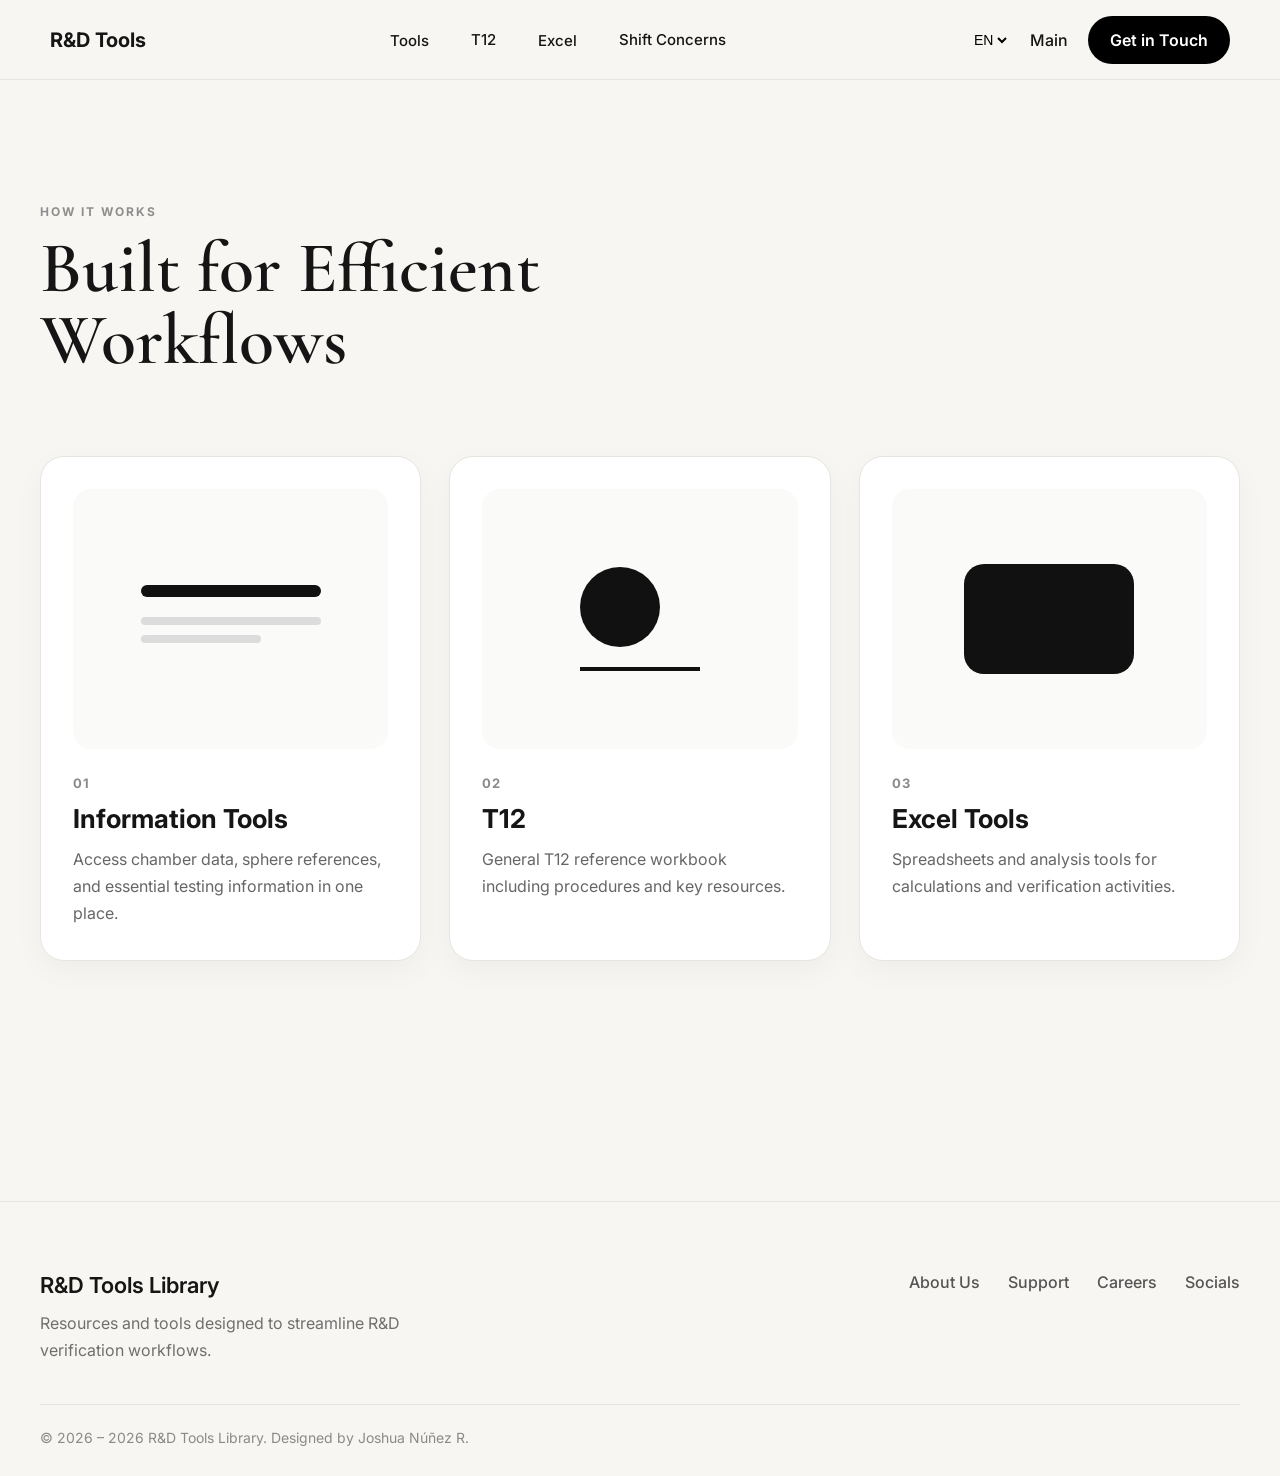
<file: index.html>
<!DOCTYPE html>
<html lang="en">
<head>
<meta charset="UTF-8" />
<meta name="viewport" content="width=device-width, initial-scale=1.0" />

<title>R&D Library Tools</title>

<link rel="preconnect" href="https://fonts.googleapis.com">
<link rel="preconnect" href="https://fonts.gstatic.com" crossorigin>

<link href="https://fonts.googleapis.com/css2?family=Inter:wght@400;500;600;700&family=Cormorant+Garamond:wght@500;600&display=swap" rel="stylesheet">

<link rel="stylesheet" href="css/index.css">
<link rel="icon" href="img/ICU-MainMenu.png" />
</head>
<body>

<header class="navbar">

  <div class="nav-container">

    <a href="#" class="logo">
      R&D Tools
    </a>

    <nav class="nav-menu">

      <div class="nav-item mega-trigger">

        <a href="informationTools.html">Tools</a>

        <div class="mega-menu">

          <div class="mega-grid">

            <div class="mega-column">
              <span class="mega-label">ENGINEERING RESOURCES</span>

              <a href="https://icumed-my.sharepoint.com/:x:/r/personal/joshua_nunez_icumed_com/Documents/ICU%20Tools/Excel%20Tools/System%20Verification%20Tester%20Performance%20Scorecard%20Formal.xlsx?d=w65a2dbbd087e4bc3b61a29910575dcdf&csf=1&web=1&e=MOBr93" class="mega-link">
                Performance Overview
                <span>View test metrics.</span>
              </a>

              <a href="informationTools.html#profile-chambers" class="mega-link">
                Chamber Profile
                <span>Review chamber data.</span>
              </a>

              <a href="#" class="mega-link">
                Sphere References
                <span>Access sphere specs.</span>
              </a>
            </div>

            <div class="mega-column">
              <span class="mega-label">ADDITIONAL FEATURES</span>

              <a href="https://icumed-my.sharepoint.com/:x:/r/personal/joshua_nunez_icumed_com/Documents/ICU%20Tools/Excel%20Tools/Volume%20Verification%20Tool.xlsx?d=w4e71d1e8f1c84044acd4759ef28ba047&csf=1&web=1&e=QL2fQZ" class="mega-link">
                Volume Error
                <span>Calculate delivery error.</span>
              </a>

              <a href="informationTools.html#sample-analyzer" class="mega-link">
                Sample Impact Analyzer
                <span>Detect statistical outliers and evaluate sample impact.</span>
              </a>

            </div>

          </div>

          <div class="mega-footer">
            <p>Centralized tools for verification and analysis.</p>
            <button>→</button>
          </div>

        </div>
      </div>

      <a href="#">T12</a>

      <div class="nav-item mega-trigger">

        <a href="analysisExcel.html">Excel</a>

        <div class="mega-menu">

          <div class="mega-grid">

            <div class="mega-column">
              <span class="mega-label">EXCELS</span>

              <a href="https://icumed-my.sharepoint.com/:x:/r/personal/joshua_nunez_icumed_com/Documents/ICU%20Tools/Excel%20Tools/AAMI%20TIR101%20CADD%20Data%20Analysis%20Spreadsheet%20High%20Volume%20Set%20(21-7365-24)%20Any%20Condition%20Any%20Rate%20mL-hr%20Summary%20Results.xlsx?d=w33476933652d4176961caa030ae64098&csf=1&web=1&e=OZBUzb" class="mega-link">
                Spreadsheet
                <span>General calculations and data review.</span>
              </a>

              <a href="https://icumed-my.sharepoint.com/:x:/r/personal/joshua_nunez_icumed_com/Documents/ICU%20Tools/Excel%20Tools/Analisys%20Template%20Plots%20(Rate%20Instantaneous%20-%20Mass%20vs%20Time).xlsx?d=w50d420ad5a174cac88cb329075dbb056&csf=1&web=1&e=stC5cm" class="mega-link">
                Instantaneous Rate
                <span>Analyze delivery rate trends.</span>
              </a>
            </div>

            <div class="mega-column">
              <span class="mega-label">MORE</span>

              <a href="https://icumed-my.sharepoint.com/:x:/r/personal/joshua_nunez_icumed_com/Documents/ICU%20Tools/Excel%20Tools/Volume%20Verification%20Tool.xlsx?d=w4e71d1e8f1c84044acd4759ef28ba047&csf=1&web=1&e=2pSoza" class="mega-link">
                Volume Error Verification
                <span>Verify delivery accuracy.</span>
              </a>

              <a href="#" class="mega-link">
                More Tools
                <span>New resources in development.</span>
              </a>
            </div>

          </div>

          <div class="mega-footer">
            <p>Explore excel and calculation tools.</p>
            <button>→</button>
          </div>

        </div>

      </div>
      
      <a href="concerns.html">Shift Concerns</a>  

    </nav>

    <div class="nav-actions">

      <select class="lang-select">
        <option>EN</option>
        <option>ES</option>
      </select>

      <a href="index.html" class="main">
        Main
      </a>

      <a href="https://teams.microsoft.com/l/chat/0/0?users=joshua.nunez@icumed.com" class="btn-primary">
        Get in Touch
      </a>

    </div>

  </div>

</header>

<section class="how-it-works">

  <div class="section-header">

    <span class="eyebrow">
      HOW IT WORKS
    </span>

    <h2>
      Built for Efficient Workflows
    </h2>

  </div>

  <div class="steps-grid">

    <!-- CARD 1 -->

    <article class="step-card">

      <a href="informationTools.html" class="illustration">

        <div class="invoice-ui">

          <div class="bar"></div>
          <div class="line"></div>
          <div class="line short"></div>

        </div>

        <div class="hotspot"></div>

        <div class="tooltip">
          Key Resources
        </div>

        </a>

      <span class="step-number">
        01
      </span>

      <h3>Information Tools</h3>

      <p>
        Access chamber data, sphere references, and essential testing information in one place.
      </p>

    </article>

    <!-- CARD 2 -->

    <article class="step-card">

      <div class="illustration">

        <div class="payment-ui">

          <div class="circle"></div>
          <div class="arrow"></div>

        </div>

        <div class="hotspot"></div>

        <div class="tooltip">
          General
        </div>

      </div>

      <span class="step-number">
        02
      </span>

      <h3>T12 </h3>

      <p>
        General T12 reference workbook including procedures and key resources.
      </p>

    </article>

    <!-- CARD 3 -->

    <article class="step-card">

      <a href="analysisExcel.html" class="illustration">

        <div class="wallet-ui">

          <div class="wallet"></div>

        </div>

        <div class="hotspot"></div>

        <div class="tooltip">
          Analysis
        </div>

      </a>

      <span class="step-number">
        03
      </span>

      <h3>Excel Tools</h3>

      <p>
        Spreadsheets and analysis tools for calculations and verification activities.
      </p>

    </article>

  </div>

</section>

<footer class="footer">
    <div class="footer-container">

        <div class="footer-top">

            <div class="footer-brand">
                <h3>R&D Tools Library</h3>
                <p>Resources and tools designed to streamline R&D verification workflows.</p>
            </div>

            <div class="footer-links">

                <a href="https://www.icumed.com/es/" target="_blank" rel="noopener noreferrer">
                    About Us
                </a>

                <a href="https://teams.microsoft.com/l/chat/0/0?users=joshua.nunez@icumed.com" target="_blank">
                    Support
                </a>

                <a href="https://icu-medical.odoo.com/jobs">
                    Careers
                </a>

                <a href="https://www.facebook.com/ICUMedical/" target="_blank" rel="noopener noreferrer">
                    Socials
                </a>

            </div>

        </div>

        <div class="footer-bottom">
            <p>© 2026 – 2026 R&D Tools Library. Designed by Joshua Núñez R.</p>
        </div>

    </div>
</footer>

<script src="js/script.js"></script>

</body>
</html>
</file>
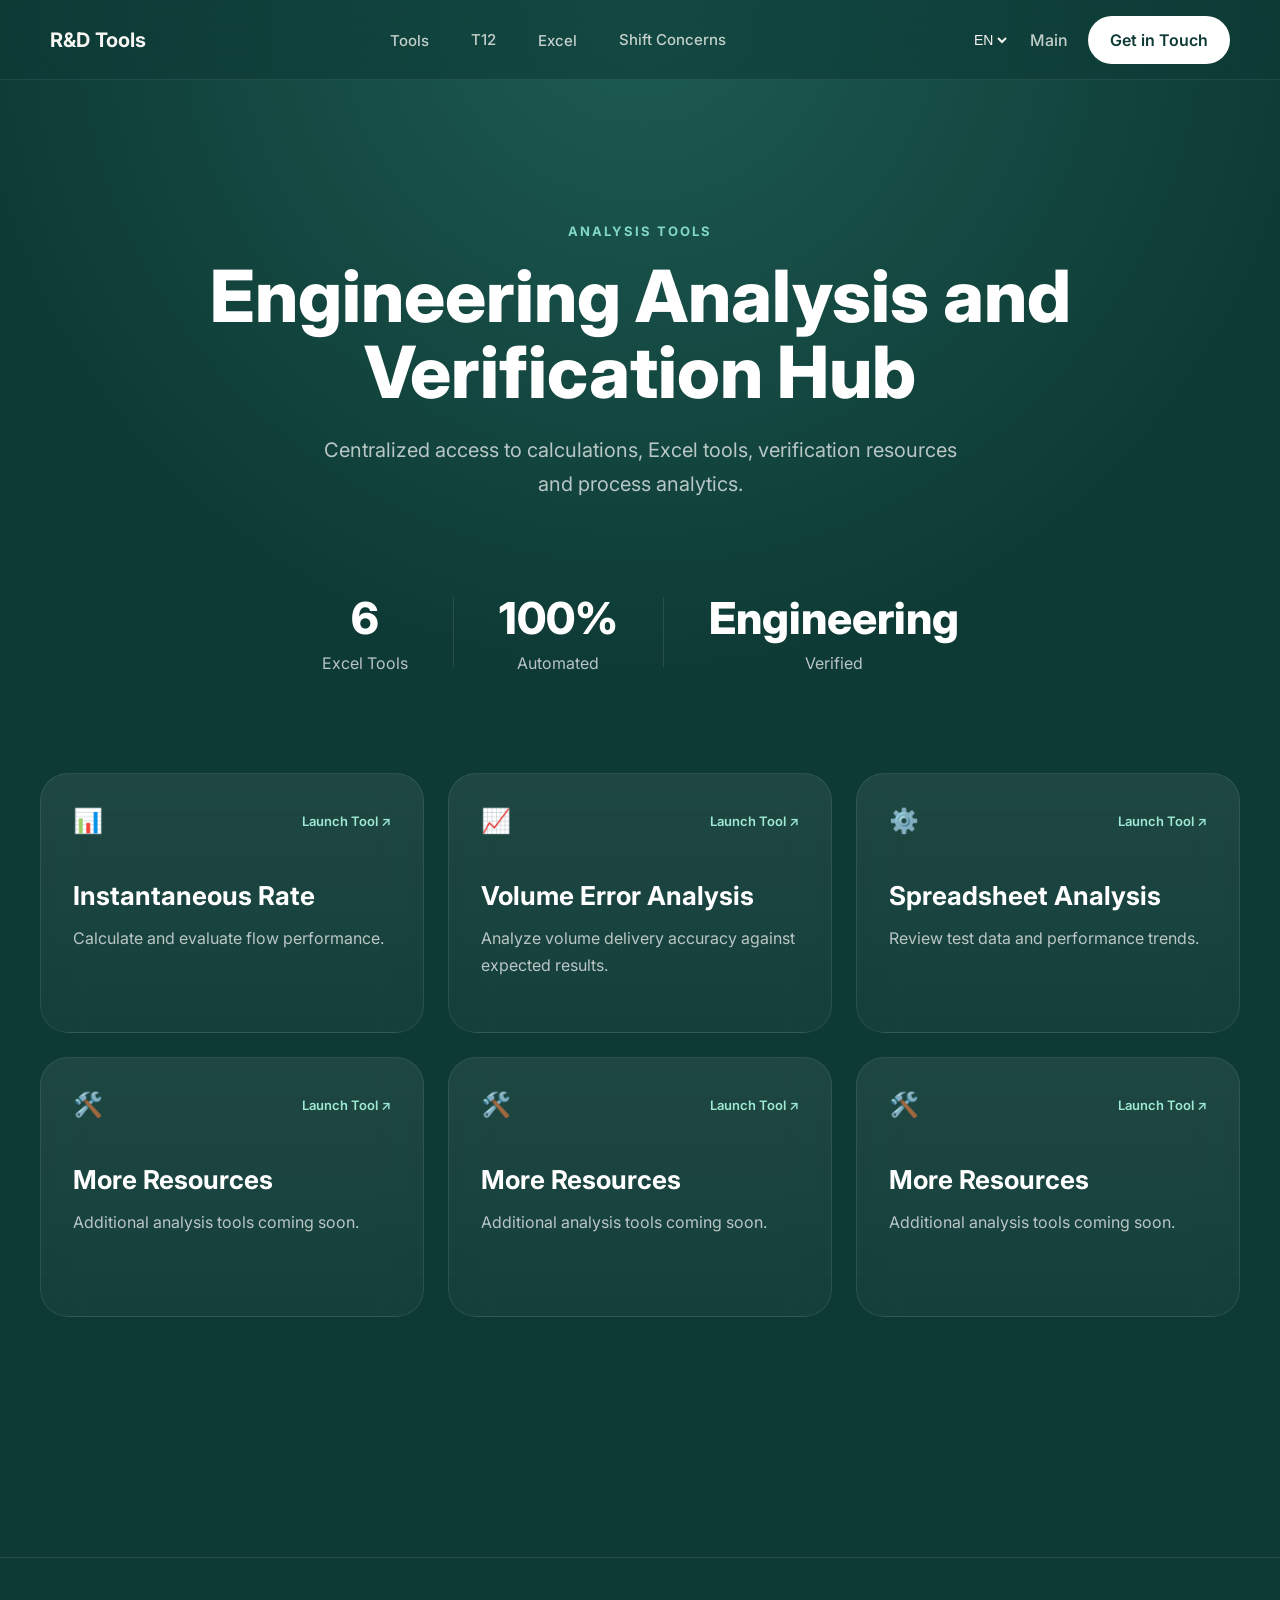
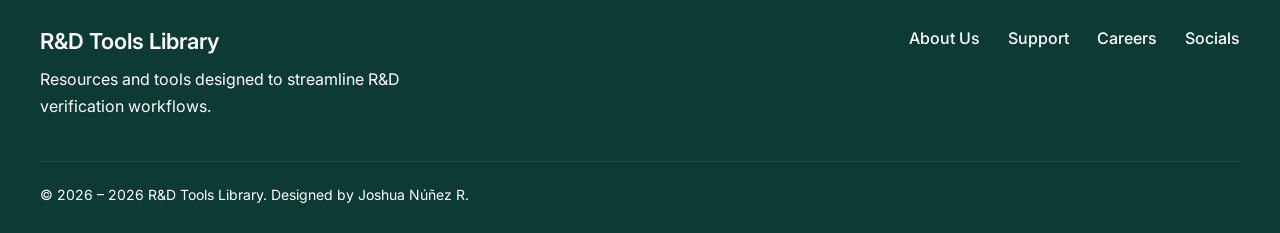
<file: analysisExcel.html>
<!DOCTYPE html>
<html lang="en">
<head>
<meta charset="UTF-8">
<meta name="viewport" content="width=device-width, initial-scale=1.0">

<title>Engineering Analysis Hub</title>

<link rel="preconnect" href="https://fonts.googleapis.com">
<link rel="preconnect" href="https://fonts.gstatic.com" crossorigin>

<link href="https://fonts.googleapis.com/css2?family=Inter:wght@400;500;600;700;800&display=swap" rel="stylesheet">

<link rel="stylesheet" href="css/excelAnalysis.css">
<link rel="icon" href="img/ICU-MainMenu.png" />
</head>
<body>

<!-- Navbar -->

<header class="navbar">

  <div class="nav-container">

    <a href="#" class="logo">
      R&D Tools
    </a>

    <nav class="nav-menu">

      <div class="nav-item mega-trigger">

        <a href="informationTools.html">Tools</a>

        <div class="mega-menu">

          <div class="mega-grid">

            <div class="mega-column">
              <span class="mega-label">ENGINEERING RESOURCES</span>

              <a href="https://icumed-my.sharepoint.com/:x:/r/personal/joshua_nunez_icumed_com/Documents/ICU%20Tools/Excel%20Tools/System%20Verification%20Tester%20Performance%20Scorecard%20Formal.xlsx?d=w65a2dbbd087e4bc3b61a29910575dcdf&csf=1&web=1&e=MOBr93" class="mega-link">
                Performance Overview
                <span>View test metrics.</span>
              </a>

              <a href="informationTools.html#profile-chambers" class="mega-link">
                Chamber Profile
                <span>Review chamber data.</span>
              </a>

              <a href="#" class="mega-link">
                Sphere References
                <span>Access sphere specs.</span>
              </a>
            </div>

            <div class="mega-column">
              <span class="mega-label">ADDITIONAL FEATURES</span>

              <a href="https://icumed-my.sharepoint.com/:x:/r/personal/joshua_nunez_icumed_com/Documents/ICU%20Tools/Excel%20Tools/Volume%20Verification%20Tool.xlsx?d=w4e71d1e8f1c84044acd4759ef28ba047&csf=1&web=1&e=QL2fQZ" class="mega-link">
                Volume Error
                <span>Calculate delivery error.</span>
              </a>

              <a href="informationTools.html#sample-analyzer" class="mega-link">
                Sample Impact Analyzer
                <span>Detect statistical outliers and evaluate sample impact.</span>
              </a>

            </div>

          </div>

          <div class="mega-footer">
            <p>Centralized tools for verification and analysis.</p>
            <button>→</button>
          </div>

        </div>
      </div>

      <a href="#">T12</a>

      <div class="nav-item mega-trigger">

        <a href="#">Excel</a>

        <div class="mega-menu">

          <div class="mega-grid">

            <div class="mega-column">
              <span class="mega-label">EXCELS</span>

              <a href="https://icumed-my.sharepoint.com/:x:/r/personal/joshua_nunez_icumed_com/Documents/ICU%20Tools/Excel%20Tools/AAMI%20TIR101%20CADD%20Data%20Analysis%20Spreadsheet%20High%20Volume%20Set%20(21-7365-24)%20Any%20Condition%20Any%20Rate%20mL-hr%20Summary%20Results.xlsx?d=w33476933652d4176961caa030ae64098&csf=1&web=1&e=OZBUzb" class="mega-link">
                Spreadsheet
                <span>General calculations and data review.</span>
              </a>

              <a href="https://icumed-my.sharepoint.com/:x:/r/personal/joshua_nunez_icumed_com/Documents/ICU%20Tools/Excel%20Tools/Analisys%20Template%20Plots%20(Rate%20Instantaneous%20-%20Mass%20vs%20Time).xlsx?d=w50d420ad5a174cac88cb329075dbb056&csf=1&web=1&e=stC5cm" class="mega-link">
                Instantaneous Rate
                <span>Analyze delivery rate trends.</span>
              </a>
            </div>

            <div class="mega-column">
              <span class="mega-label">MORE</span>

              <a href="https://icumed-my.sharepoint.com/:x:/r/personal/joshua_nunez_icumed_com/Documents/ICU%20Tools/Excel%20Tools/Volume%20Verification%20Tool.xlsx?d=w4e71d1e8f1c84044acd4759ef28ba047&csf=1&web=1&e=2pSoza" class="mega-link">
                Volume Error Verification
                <span>Verify delivery accuracy.</span>
              </a>

              <a href="#" class="mega-link">
                More Tools
                <span>New resources in development.</span>
              </a>
            </div>

          </div>

          <div class="mega-footer">
            <p>Explore excel and calculation tools.</p>
            <button>→</button>
          </div>

        </div>

      </div>

      <a href="concerns.html">Shift Concerns</a>

    </nav>

    <div class="nav-actions">

      <select class="lang-select">
        <option>EN</option>
        <option>ES</option>
      </select>

      <a href="index.html" class="main">
        Main
      </a>

      <a href="https://teams.microsoft.com/l/chat/0/0?users=joshua.nunez@icumed.com" class="btn-primary">
        Get in Touch
      </a>

    </div>

  </div>

</header>

<!-- -------------------------------------------------------------------------------------------------------------------------- -->

<section class="hero">

    <span class="eyebrow">
        ANALYSIS TOOLS
    </span>

    <h1>
        Engineering Analysis and Verification Hub
    </h1>

    <p>
        Centralized access to calculations, Excel tools,
        verification resources and process analytics.
    </p>

</section>

<section class="metrics">

    <div class="metric">
        <span>6</span>
        <p>Excel Tools</p>
    </div>

    <div class="divider"></div>

    <div class="metric">
        <span>100%</span>
        <p>Automated</p>
    </div>

    <div class="divider"></div>

    <div class="metric">
        <span>Engineering</span>
        <p>Verified</p>
    </div>

</section>

<section class="tools-grid">

    <a href="https://icumed-my.sharepoint.com/:x:/r/personal/joshua_nunez_icumed_com/Documents/ICU%20Tools/Excel%20Tools/Analisys%20Template%20Plots%20(Rate%20Instantaneous%20-%20Mass%20vs%20Time).xlsx?d=w50d420ad5a174cac88cb329075dbb056&csf=1&web=1&e=br1zye" class="tool-card spotlight-card">

        <div class="spotlight"></div>

        <div class="card-top">
            <div class="icon">📊</div>
            <span>Launch Tool ↗</span>
        </div>

        <h3>Instantaneous Rate</h3>

        <p>
            Calculate and evaluate flow performance.
        </p>

    </a>

    <a href="https://icumed-my.sharepoint.com/:x:/r/personal/joshua_nunez_icumed_com/Documents/ICU%20Tools/Excel%20Tools/Volume%20Verification%20Tool.xlsx?d=w4e71d1e8f1c84044acd4759ef28ba047&csf=1&web=1&e=lHMolh" class="tool-card spotlight-card">

        <div class="spotlight"></div>

        <div class="card-top">
            <div class="icon">📈</div>
            <span>Launch Tool ↗</span>
        </div>

        <h3>Volume Error Analysis</h3>

        <p>
            Analyze volume delivery accuracy against expected results.
        </p>

    </a>

    <a href="https://icumed-my.sharepoint.com/:x:/r/personal/joshua_nunez_icumed_com/Documents/ICU%20Tools/Excel%20Tools/AAMI%20TIR101%20CADD%20Data%20Analysis%20Spreadsheet%20High%20Volume%20Set%20(21-7365-24)%20Any%20Condition%20Any%20Rate%20mL-hr%20Summary%20Results.xlsx?d=w33476933652d4176961caa030ae64098&csf=1&web=1&e=ufLSas" class="tool-card spotlight-card">

        <div class="spotlight"></div>

        <div class="card-top">
            <div class="icon">⚙️</div>
            <span>Launch Tool ↗</span>
        </div>

        <h3>Spreadsheet Analysis</h3>

        <p>
            Review test data and performance trends.
        </p>

    </a>

    <a href="#" class="tool-card spotlight-card">

        <div class="spotlight"></div>

        <div class="card-top">
            <div class="icon">🛠️</div>
            <span>Launch Tool ↗</span>
        </div>

        <h3>More Resources</h3>

        <p>
            Additional analysis tools coming soon.
        </p>

    </a>

    <a href="#" class="tool-card spotlight-card">

        <div class="spotlight"></div>

        <div class="card-top">
            <div class="icon">🛠️</div>
            <span>Launch Tool ↗</span>
        </div>

        <h3>More Resources</h3>

        <p>
            Additional analysis tools coming soon.
        </p>

    </a>

    <a href="#" class="tool-card spotlight-card">

        <div class="spotlight"></div>

        <div class="card-top">
            <div class="icon">🛠️</div>
            <span>Launch Tool ↗</span>
        </div>

        <h3>More Resources</h3>

        <p>
            Additional analysis tools coming soon.
        </p>

    </a>

</section>

<script src="js/scriptExcel.js"></script>

<!-- Footer -->

<footer class="footer">
    <div class="footer-container">

        <div class="footer-top">

            <div class="footer-brand">
                <h3>R&D Tools Library</h3>
                <p>Resources and tools designed to streamline R&D verification workflows.</p>
            </div>

            <div class="footer-links">

                <a href="https://www.icumed.com/es/" target="_blank" rel="noopener noreferrer">
                    About Us
                </a>

                <a href="https://teams.microsoft.com/l/chat/0/0?users=joshua.nunez@icumed.com" target="_blank">
                    Support
                </a>

                <a href="https://icu-medical.odoo.com/jobs">
                    Careers
                </a>

                <a href="https://www.facebook.com/ICUMedical/" target="_blank" rel="noopener noreferrer">
                    Socials
                </a>

            </div>

        </div>

        <div class="footer-bottom">
            <p>© 2026 – 2026 R&D Tools Library. Designed by Joshua Núñez R.</p>
        </div>

    </div>
</footer>

<!-- -------------------------------------------------------------------------------------------------------------------------- -->

</body>
</html>
</file>
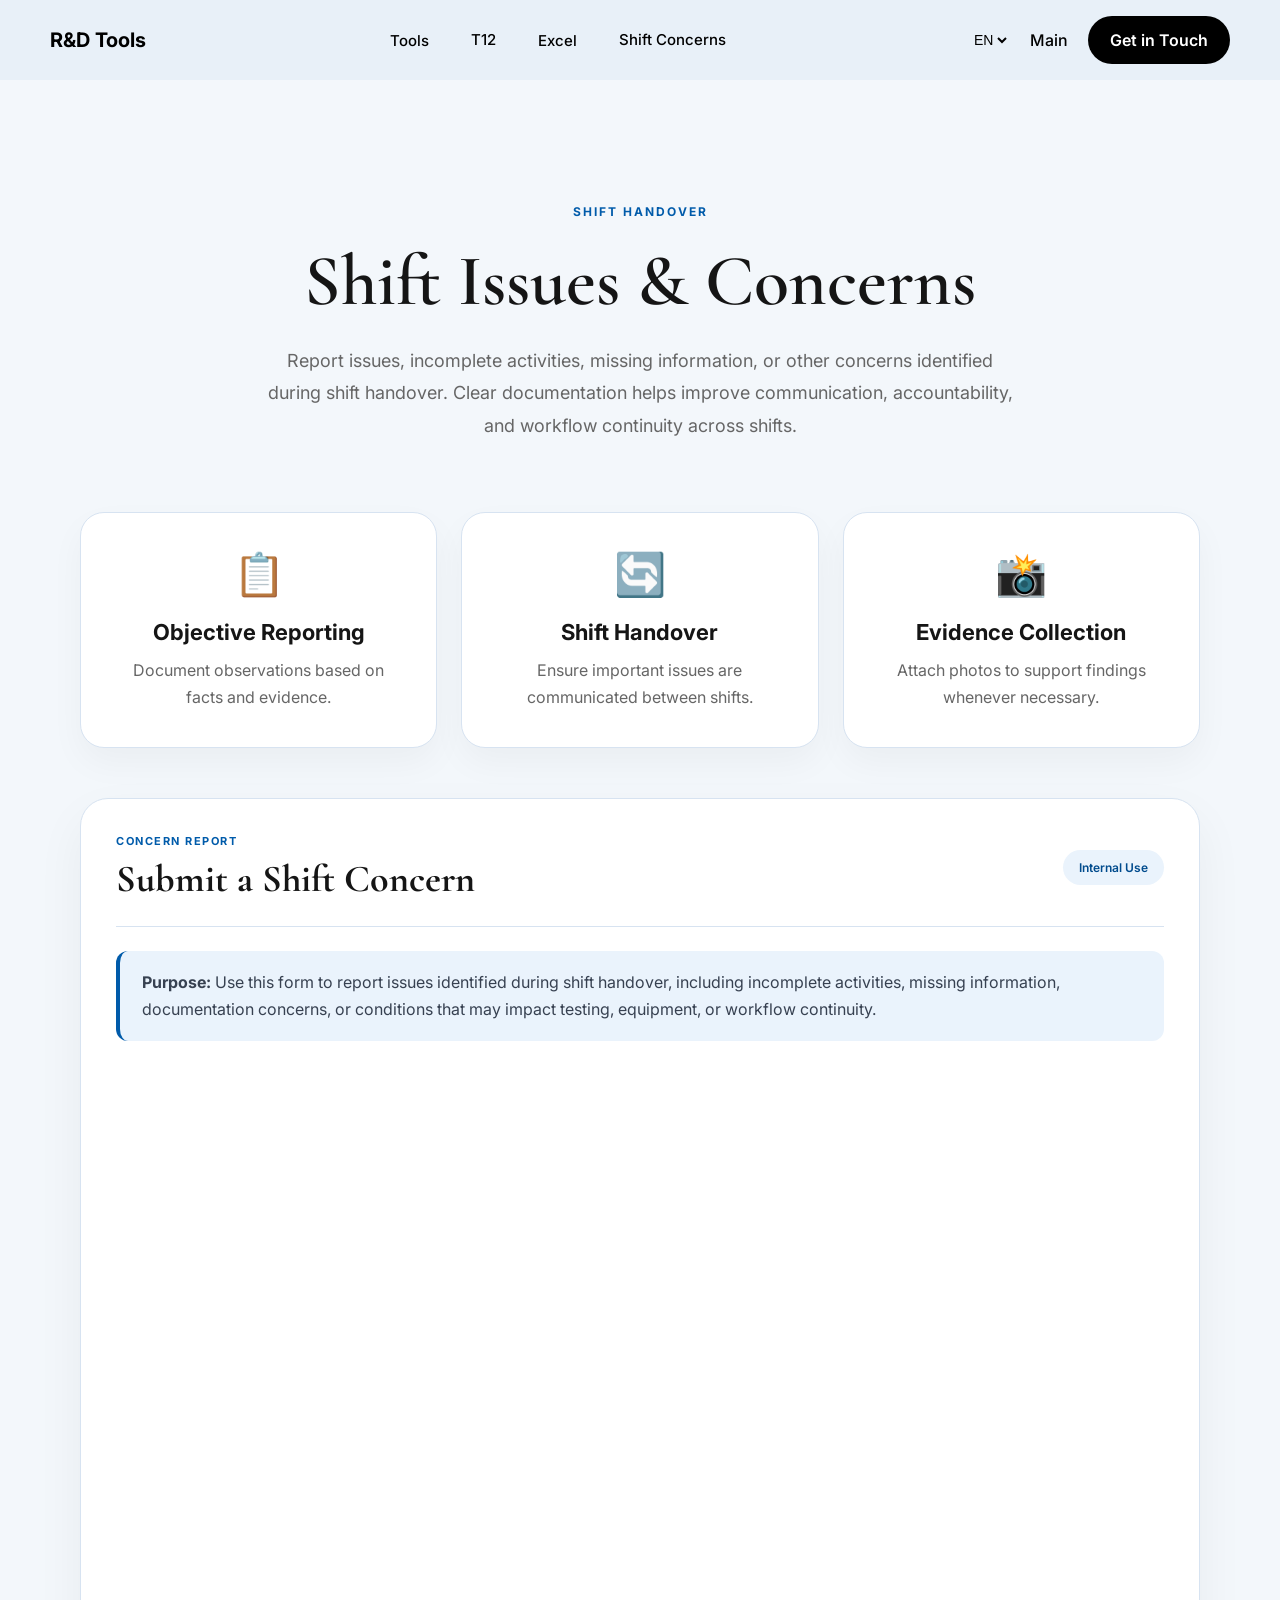
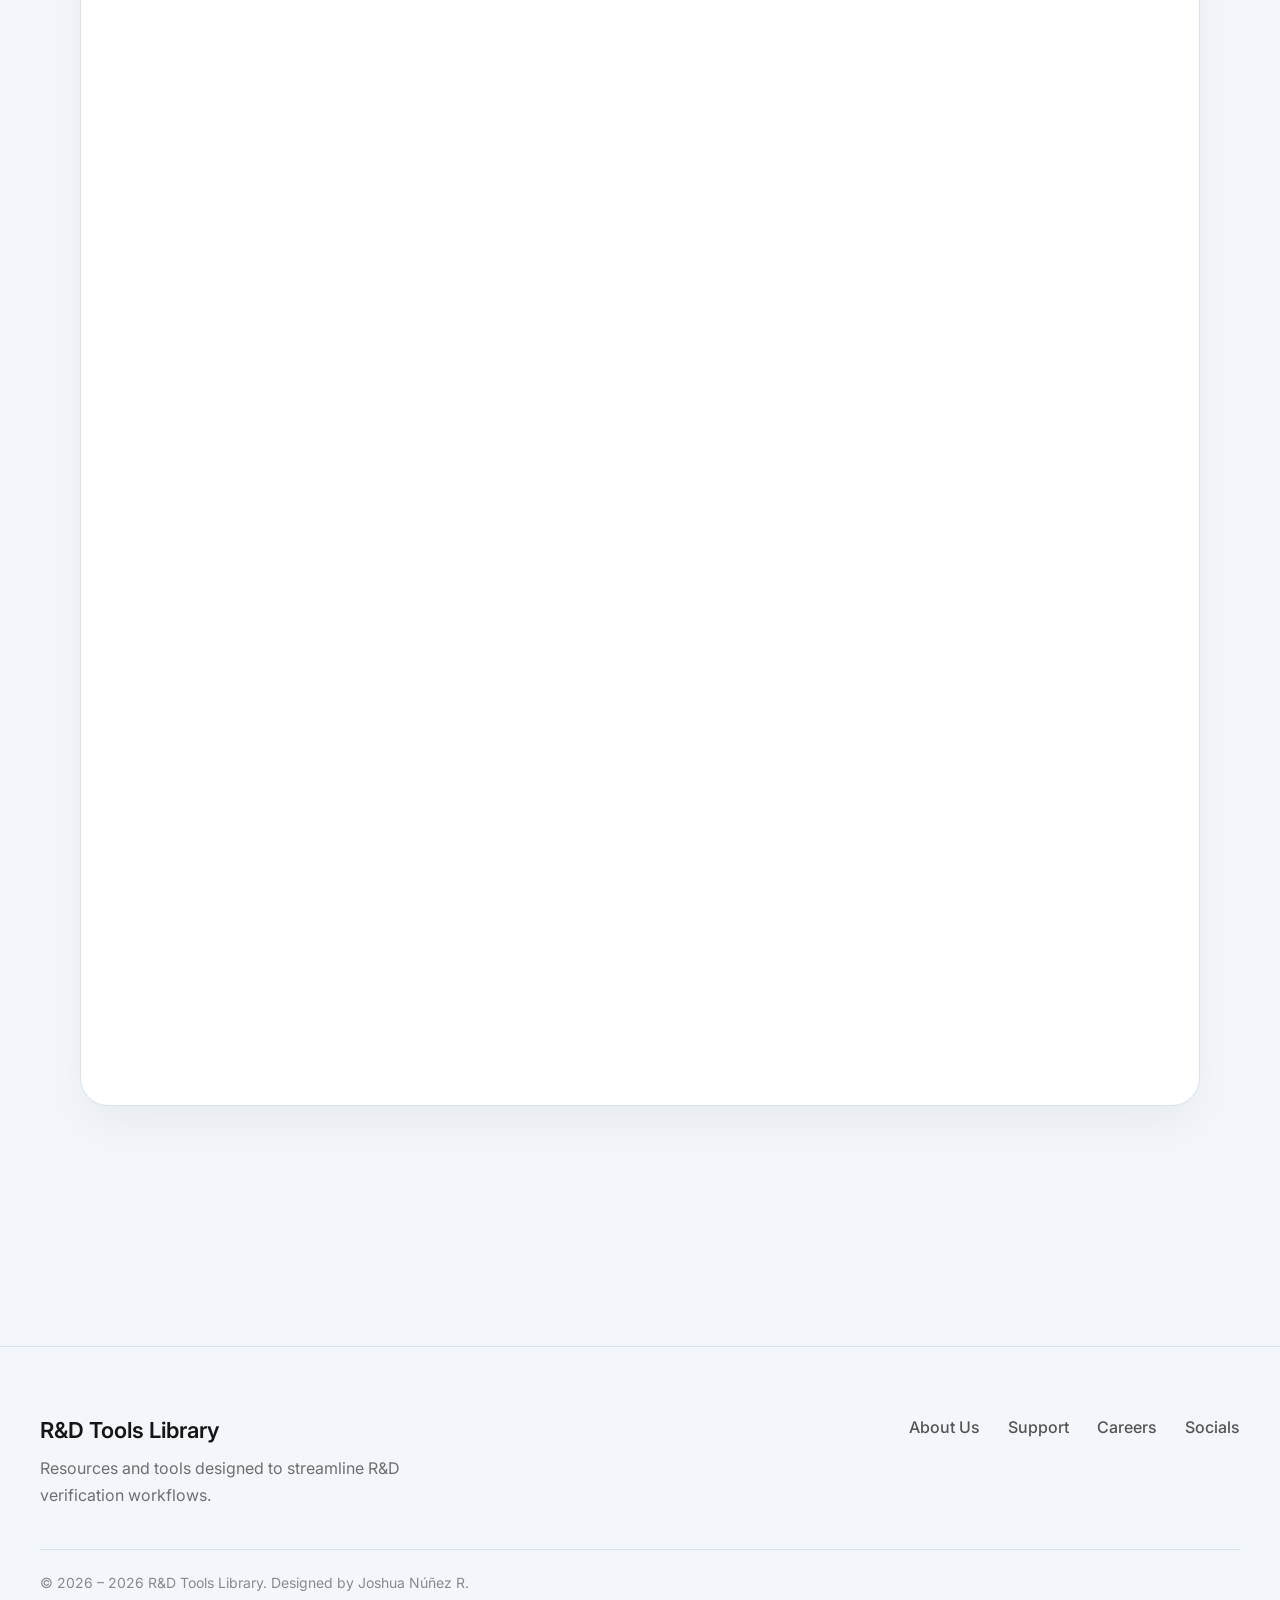
<file: concerns.html>
<!DOCTYPE html>
<html lang="en">

<head>
  <meta charset="UTF-8" />
  <meta name="viewport" content="width=device-width, initial-scale=1.0" />

  <title>R&D Library Tools</title>

  <link rel="preconnect" href="https://fonts.googleapis.com">
  <link rel="preconnect" href="https://fonts.gstatic.com" crossorigin>

  <link
    href="https://fonts.googleapis.com/css2?family=Inter:wght@400;500;600;700&family=Cormorant+Garamond:wght@500;600&display=swap"
    rel="stylesheet">

  <link rel="stylesheet" href="css/concerns.css">
  <link rel="icon" href="img/ICU-MainMenu.png" />
</head>

<body>

  <!-- Navbar -->

  <header class="navbar">

    <div class="nav-container">

      <a href="#" class="logo">
        R&D Tools
      </a>

      <nav class="nav-menu">

        <div class="nav-item mega-trigger">

          <a href="informationTools.html">Tools</a>

          <div class="mega-menu">

            <div class="mega-grid">

              <div class="mega-column">
                <span class="mega-label">ENGINEERING RESOURCES</span>

                <a href="https://icumed-my.sharepoint.com/:x:/r/personal/joshua_nunez_icumed_com/Documents/ICU%20Tools/Excel%20Tools/System%20Verification%20Tester%20Performance%20Scorecard%20Formal.xlsx?d=w65a2dbbd087e4bc3b61a29910575dcdf&csf=1&web=1&e=MOBr93"
                  class="mega-link">
                  Performance Overview
                  <span>View test metrics.</span>
                </a>

                <a href="informationTools.html#profile-chambers" class="mega-link">
                  Chamber Profile
                  <span>Review chamber data.</span>
                </a>

                <a href="#" class="mega-link">
                  Sphere References
                  <span>Access sphere specs.</span>
                </a>
              </div>

              <div class="mega-column">
                <span class="mega-label">ADDITIONAL FEATURES</span>

                <a href="https://icumed-my.sharepoint.com/:x:/r/personal/joshua_nunez_icumed_com/Documents/ICU%20Tools/Excel%20Tools/Volume%20Verification%20Tool.xlsx?d=w4e71d1e8f1c84044acd4759ef28ba047&csf=1&web=1&e=QL2fQZ"
                  class="mega-link">
                  Volume Error
                  <span>Calculate delivery error.</span>
                </a>

                <a href="informationTools.html#sample-analyzer" class="mega-link">
                  Sample Impact Analyzer
                  <span>Detect statistical outliers and evaluate sample impact.</span>
                </a>

              </div>

            </div>

            <div class="mega-footer">
              <p>Centralized tools for verification and analysis.</p>
              <button>→</button>
            </div>

          </div>
        </div>

        <a href="#">T12</a>

        <div class="nav-item mega-trigger">

          <a href="analysisExcel.html">Excel</a>

          <div class="mega-menu">

            <div class="mega-grid">

              <div class="mega-column">
                <span class="mega-label">EXCELS</span>

                <a href="https://icumed-my.sharepoint.com/:x:/r/personal/joshua_nunez_icumed_com/Documents/ICU%20Tools/Excel%20Tools/AAMI%20TIR101%20CADD%20Data%20Analysis%20Spreadsheet%20High%20Volume%20Set%20(21-7365-24)%20Any%20Condition%20Any%20Rate%20mL-hr%20Summary%20Results.xlsx?d=w33476933652d4176961caa030ae64098&csf=1&web=1&e=OZBUzb"
                  class="mega-link">
                  Spreadsheet
                  <span>General calculations and data review.</span>
                </a>

                <a href="https://icumed-my.sharepoint.com/:x:/r/personal/joshua_nunez_icumed_com/Documents/ICU%20Tools/Excel%20Tools/Analisys%20Template%20Plots%20(Rate%20Instantaneous%20-%20Mass%20vs%20Time).xlsx?d=w50d420ad5a174cac88cb329075dbb056&csf=1&web=1&e=stC5cm"
                  class="mega-link">
                  Instantaneous Rate
                  <span>Analyze delivery rate trends.</span>
                </a>
              </div>

              <div class="mega-column">
                <span class="mega-label">MORE</span>

                <a href="https://icumed-my.sharepoint.com/:x:/r/personal/joshua_nunez_icumed_com/Documents/ICU%20Tools/Excel%20Tools/Volume%20Verification%20Tool.xlsx?d=w4e71d1e8f1c84044acd4759ef28ba047&csf=1&web=1&e=2pSoza"
                  class="mega-link">
                  Volume Error Verification
                  <span>Verify delivery accuracy.</span>
                </a>

                <a href="#" class="mega-link">
                  More Tools
                  <span>New resources in development.</span>
                </a>
              </div>

            </div>

            <div class="mega-footer">
              <p>Explore excel and calculation tools.</p>
              <button>→</button>
            </div>

          </div>

        </div>

        <a href="concerns.html">Shift Concerns</a>

      </nav>

      <div class="nav-actions">

        <select class="lang-select">
          <option>EN</option>
          <option>ES</option>
        </select>

        <a href="index.html" class="main">
          Main
        </a>

        <a href="https://teams.microsoft.com/l/chat/0/0?users=joshua.nunez@icumed.com" class="btn-primary">
          Get in Touch
        </a>

      </div>

    </div>

  </header>

  <!-- -------------------------------------------------------------------------------------------------------------------------- -->

  <section class="concern-section">

    <div class="section-header">

        <span class="section-label">
            SHIFT HANDOVER
        </span>

        <h1 class="concern-title">
            Shift Issues & Concerns
        </h1>

        <p class="concern-introduction">
            Report issues, incomplete activities, missing information,
            or other concerns identified during shift handover.
            Clear documentation helps improve communication,
            accountability, and workflow continuity across shifts.
        </p>

    </div>

    <div class="concern-cards">

        <div class="concern-card">
            <div class="card-icon">📋</div>
            <h3>Objective Reporting</h3>
            <p>
                Document observations based on facts and evidence.
            </p>
        </div>

        <div class="concern-card">
            <div class="card-icon">🔄</div>
            <h3>Shift Handover</h3>
            <p>
                Ensure important issues are communicated between shifts.
            </p>
        </div>

        <div class="concern-card">
            <div class="card-icon">📸</div>
            <h3>Evidence Collection</h3>
            <p>
                Attach photos to support findings whenever necessary.
            </p>
        </div>

    </div>

    <div class="form-container">

        <div class="form-header">

            <div>

                <span class="form-label">
                    CONCERN REPORT
                </span>

                <h2>
                    Submit a Shift Concern
                </h2>

            </div>

            <span class="form-badge">
                Internal Use
            </span>

        </div>

        <div class="concerns-notice">

            <strong>Purpose:</strong>
            Use this form to report issues identified during shift handover,
            including incomplete activities, missing information,
            documentation concerns, or conditions that may impact testing,
            equipment, or workflow continuity.

        </div>

        <div class="form-wrapper">

            <iframe
                src="https://forms.cloud.microsoft/Pages/ResponsePage.aspx?id=QXzdUPr7m0uov54XpDk8_i2hDo9nDfNJotj7m2W0loRUNzQwTU1ISDBEVE1YUzRLTTlFTlM3TEpYQy4u&embed=true"
                width="100%"
                height="1600"
                frameborder="0"
                marginwidth="0"
                marginheight="0"
                style="border:none;"
                allowfullscreen
                webkitallowfullscreen
                mozallowfullscreen
                msallowfullscreen>
            </iframe>

        </div>

    </div>

</section>

  <!-- Footer -->

  <footer class="footer">
    <div class="footer-container">

      <div class="footer-top">

        <div class="footer-brand">
          <h3>R&D Tools Library</h3>
          <p>Resources and tools designed to streamline R&D verification workflows.</p>
        </div>

        <div class="footer-links">

          <a href="https://www.icumed.com/es/" target="_blank" rel="noopener noreferrer">
            About Us
          </a>

          <a href="https://teams.microsoft.com/l/chat/0/0?users=joshua.nunez@icumed.com" target="_blank">
            Support
          </a>

          <a href="https://icu-medical.odoo.com/jobs">
            Careers
          </a>

          <a href="https://www.facebook.com/ICUMedical/" target="_blank" rel="noopener noreferrer">
            Socials
          </a>

        </div>

      </div>

      <div class="footer-bottom">
        <p>© 2026 – 2026 R&D Tools Library. Designed by Joshua Núñez R.</p>
      </div>

    </div>
  </footer>

  <!-- -------------------------------------------------------------------------------------------------------------------------- -->

  <script src="js/script.js"></script>

</body>

</html>
</file>
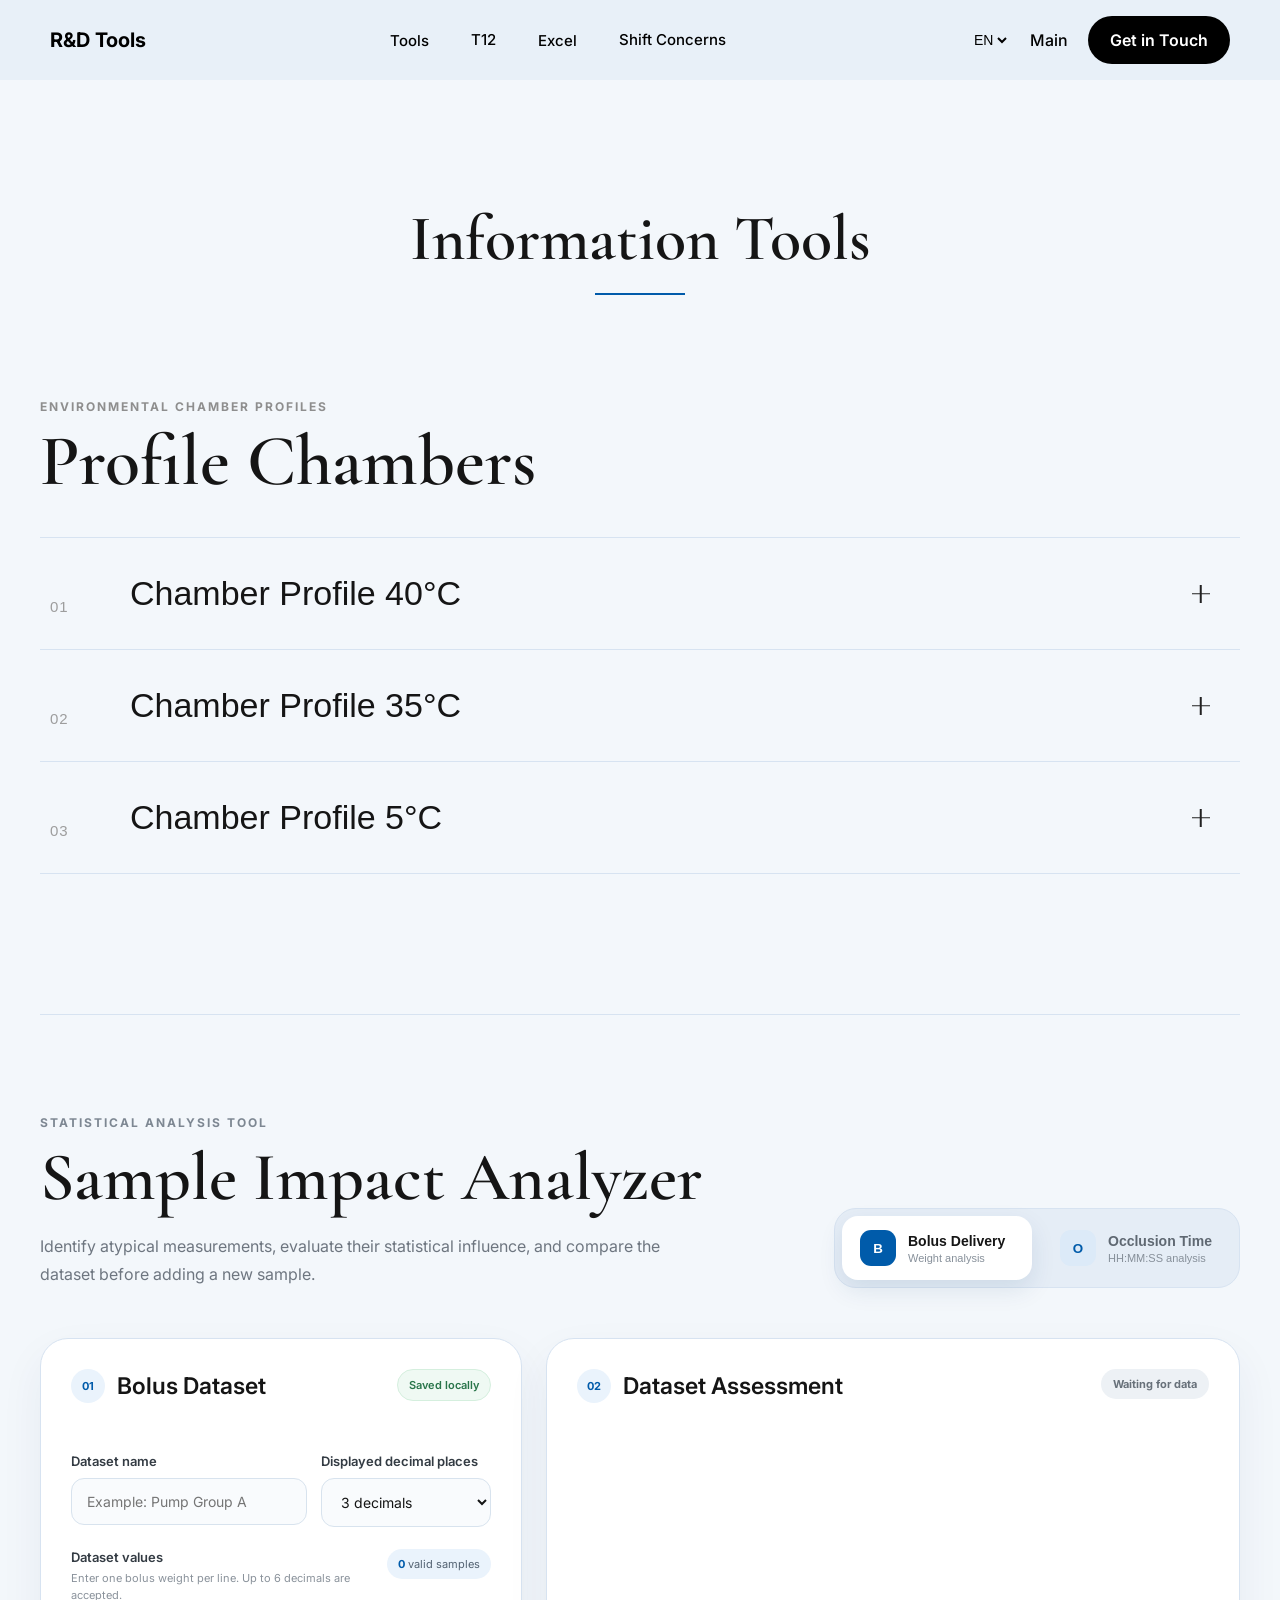
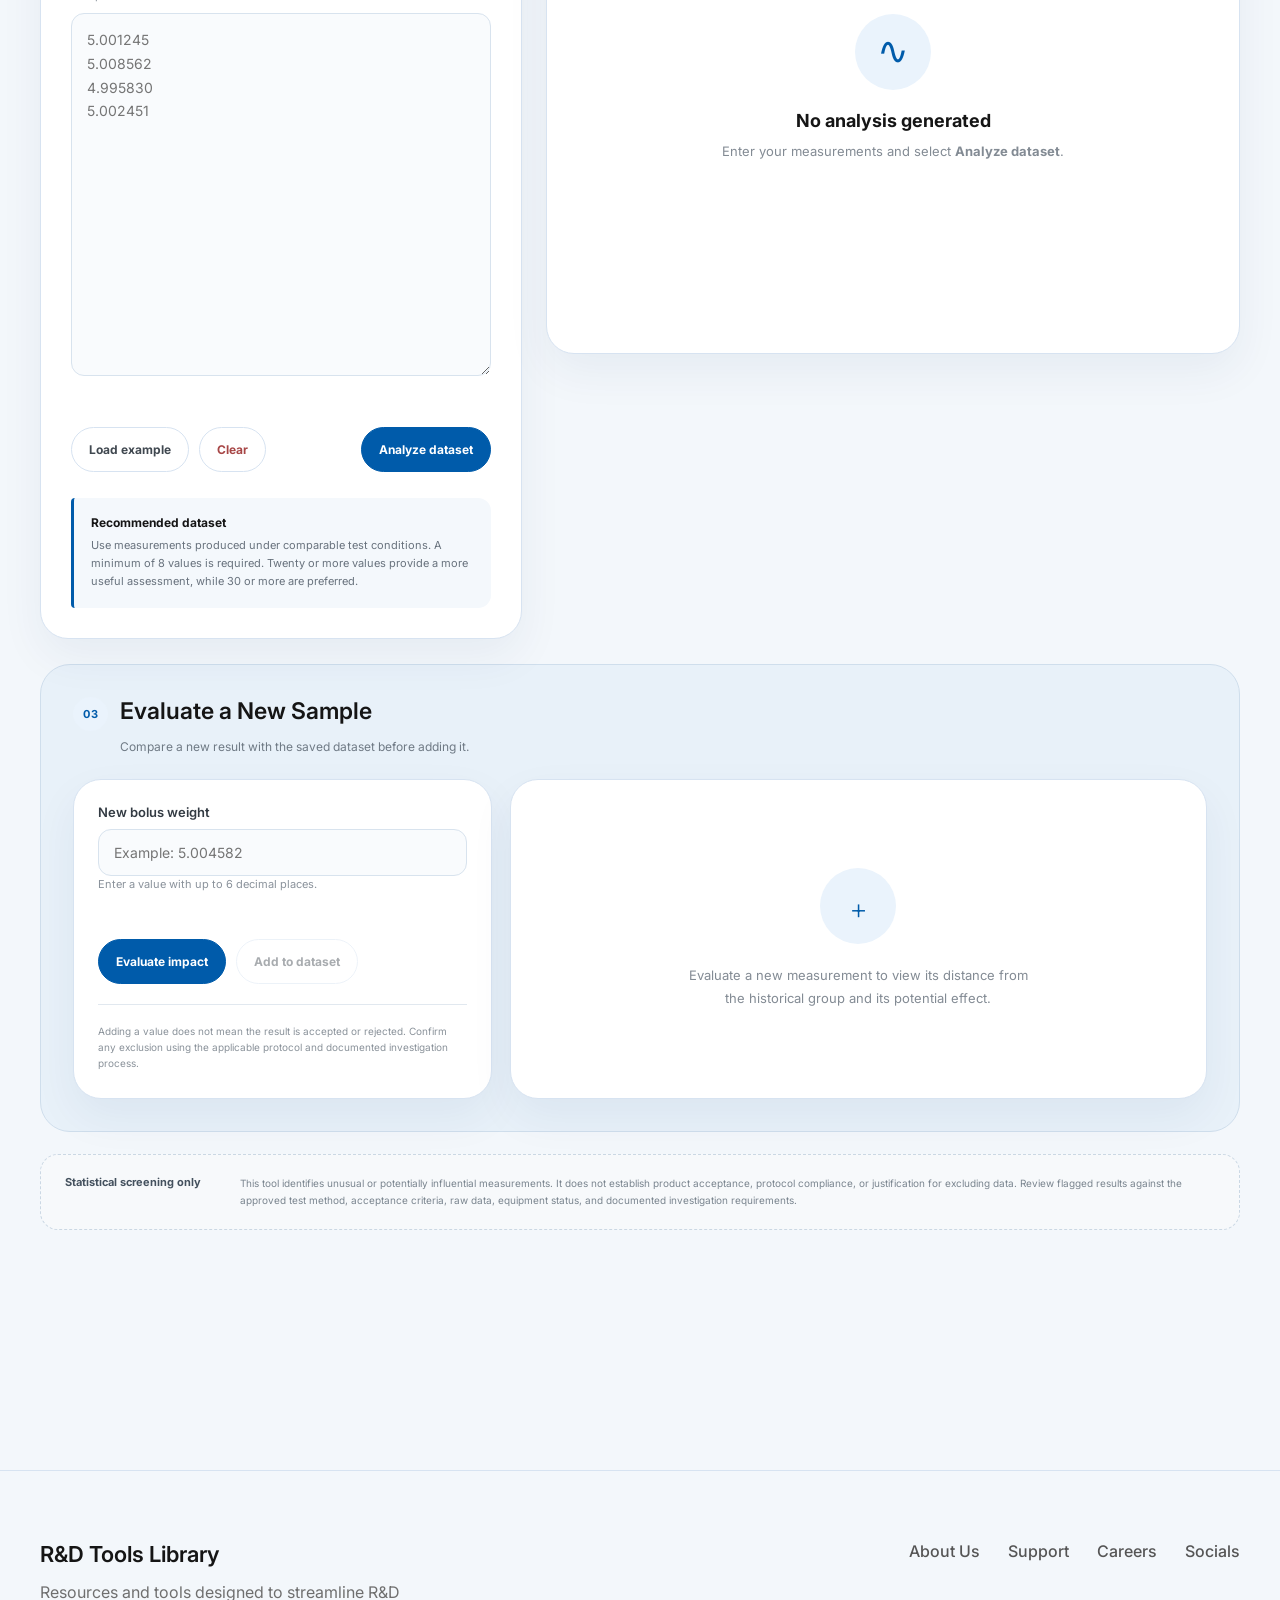
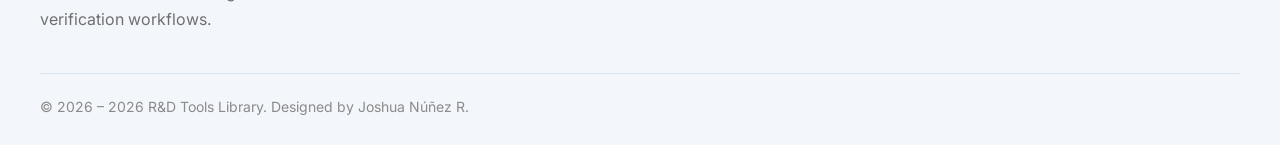
<file: informationTools.html>
<!DOCTYPE html>
<html lang="en">
<head>
<meta charset="UTF-8" />
<meta name="viewport" content="width=device-width, initial-scale=1.0" />

<title>R&D Library Tools</title>

<link rel="preconnect" href="https://fonts.googleapis.com">
<link rel="preconnect" href="https://fonts.gstatic.com" crossorigin>

<link href="https://fonts.googleapis.com/css2?family=Inter:wght@400;500;600;700&family=Cormorant+Garamond:wght@500;600&display=swap" rel="stylesheet">

<link rel="stylesheet" href="css/informationTools.css">
<link rel="icon" href="img/ICU-MainMenu.png" />
</head>
<body>

<!-- Navbar -->

<header class="navbar">

  <div class="nav-container">

    <a href="#" class="logo">
      R&D Tools
    </a>

    <nav class="nav-menu">

      <div class="nav-item mega-trigger">

        <a href="informationTools.html">Tools</a>

        <div class="mega-menu">

          <div class="mega-grid">

            <div class="mega-column">
              <span class="mega-label">ENGINEERING RESOURCES</span>

              <a href="https://icumed-my.sharepoint.com/:x:/r/personal/joshua_nunez_icumed_com/Documents/ICU%20Tools/Excel%20Tools/System%20Verification%20Tester%20Performance%20Scorecard%20Formal.xlsx?d=w65a2dbbd087e4bc3b61a29910575dcdf&csf=1&web=1&e=MOBr93" class="mega-link">
                Performance Overview
                <span>View test metrics.</span>
              </a>

              <a href="informationTools.html#profile-chambers" class="mega-link">
                Chamber Profile
                <span>Review chamber data.</span>
              </a>

              <a href="#" class="mega-link">
                Sphere References
                <span>Access sphere specs.</span>
              </a>
            </div>

            <div class="mega-column">
              <span class="mega-label">ADDITIONAL FEATURES</span>

              <a href="https://icumed-my.sharepoint.com/:x:/r/personal/joshua_nunez_icumed_com/Documents/ICU%20Tools/Excel%20Tools/Volume%20Verification%20Tool.xlsx?d=w4e71d1e8f1c84044acd4759ef28ba047&csf=1&web=1&e=QL2fQZ" class="mega-link">
                Volume Error
                <span>Calculate delivery error.</span>
              </a>

              <a href="informationTools.html#sample-analyzer" class="mega-link">
                Sample Impact Analyzer
                <span>Detect statistical outliers and evaluate sample impact.</span>
              </a>

            </div>

          </div>

          <div class="mega-footer">
            <p>Centralized tools for verification and analysis.</p>
            <button>→</button>
          </div>

        </div>
      </div>

      <a href="#">T12</a>

      <div class="nav-item mega-trigger">

        <a href="analysisExcel.html">Excel</a>

        <div class="mega-menu">

          <div class="mega-grid">

            <div class="mega-column">
              <span class="mega-label">EXCELS</span>

              <a href="https://icumed-my.sharepoint.com/:x:/r/personal/joshua_nunez_icumed_com/Documents/ICU%20Tools/Excel%20Tools/AAMI%20TIR101%20CADD%20Data%20Analysis%20Spreadsheet%20High%20Volume%20Set%20(21-7365-24)%20Any%20Condition%20Any%20Rate%20mL-hr%20Summary%20Results.xlsx?d=w33476933652d4176961caa030ae64098&csf=1&web=1&e=OZBUzb" class="mega-link">
                Spreadsheet
                <span>General calculations and data review.</span>
              </a>

              <a href="https://icumed-my.sharepoint.com/:x:/r/personal/joshua_nunez_icumed_com/Documents/ICU%20Tools/Excel%20Tools/Analisys%20Template%20Plots%20(Rate%20Instantaneous%20-%20Mass%20vs%20Time).xlsx?d=w50d420ad5a174cac88cb329075dbb056&csf=1&web=1&e=stC5cm" class="mega-link">
                Instantaneous Rate
                <span>Analyze delivery rate trends.</span>
              </a>
            </div>

            <div class="mega-column">
              <span class="mega-label">MORE</span>

              <a href="https://icumed-my.sharepoint.com/:x:/r/personal/joshua_nunez_icumed_com/Documents/ICU%20Tools/Excel%20Tools/Volume%20Verification%20Tool.xlsx?d=w4e71d1e8f1c84044acd4759ef28ba047&csf=1&web=1&e=2pSoza" class="mega-link">
                Volume Error Verification
                <span>Verify delivery accuracy.</span>
              </a>

              <a href="#" class="mega-link">
                More Tools
                <span>New resources in development.</span>
              </a>
            </div>

          </div>

          <div class="mega-footer">
            <p>Explore excel and calculation tools.</p>
            <button>→</button>
          </div>

        </div>

      </div>

      <a href="concerns.html">Shift Concerns</a>

    </nav>

    <div class="nav-actions">

      <select class="lang-select">
        <option>EN</option>
        <option>ES</option>
      </select>

      <a href="index.html" class="main">
        Main
      </a>

      <a href="https://teams.microsoft.com/l/chat/0/0?users=joshua.nunez@icumed.com" class="btn-primary">
        Get in Touch
      </a>

    </div>

  </div>

</header>

<!-- -------------------------------------------------------------------------------------------------------------------------- -->

<section class="how-it-works">

  <div class="section-header">

    <span class="eyebrow" id="profile-chambers">
      Information Tools
    </span>

  </div>

  <section class="profile-chambers">

    <div class="accordion-intro">
        <span class="accordion-label">
            ENVIRONMENTAL CHAMBER PROFILES
        </span>

        <h2>Profile Chambers</h2>
    </div>

    <div class="accordion">

        <!-- PROFILE 40°C -->

        <div class="accordion-item">

            <button class="accordion-header">
                <span class="step-number">01</span>
                <span class="step-title">Chamber Profile 40°C</span>
                <span class="accordion-icon"></span>
            </button>

            <div class="accordion-content">

                <div class="profile-steps">

                    <div class="profile-step profile-head">
                        <span>Step</span>
                        <span>Time</span>
                        <span>Temperature</span>
                        <span>Humidity</span>
                        <span>Chamber</span>
                        <span>Humidity Ctrl</span>
                    </div>

                    <div class="profile-step">
                        <span>Step 1</span>
                        <span>00:30:00</span>
                        <span>22°C</span>
                        <span>0%</span>
                        <span>ON</span>
                        <span>OFF</span>
                    </div>

                    <div class="profile-step">
                        <span>Step 2</span>
                        <span>00:45:00</span>
                        <span>40°C</span>
                        <span>0%</span>
                        <span>ON</span>
                        <span>OFF</span>
                    </div>

                    <div class="profile-step">
                        <span>Step 3</span>
                        <span>00:45:00</span>
                        <span>40°C</span>
                        <span>60%</span>
                        <span>ON</span>
                        <span>ON</span>
                    </div>

                    <div class="profile-step">
                        <span>Step 4</span>
                        <span>999:59:59</span>
                        <span>40°C</span>
                        <span>60%</span>
                        <span>ON</span>
                        <span>ON</span>
                    </div>

                    <div class="profile-step">
                        <span>Step 5</span>
                        <span>01:30:00</span>
                        <span>22°C</span>
                        <span>40%</span>
                        <span>ON</span>
                        <span>ON</span>
                    </div>

                    <div class="profile-step">
                        <span>Step 6</span>
                        <span>00:30:00</span>
                        <span>22°C</span>
                        <span>0%</span>
                        <span>ON</span>
                        <span>OFF</span>
                    </div>

                </div>

            </div>
        </div>

        <!-- PROFILE 35°C -->

        <div class="accordion-item">

            <button class="accordion-header">
                <span class="step-number">02</span>
                <span class="step-title">Chamber Profile 35°C</span>
                <span class="accordion-icon"></span>
            </button>

            <div class="accordion-content">

                <div class="profile-steps">

                    <div class="profile-step profile-head">
                        <span>Step</span>
                        <span>Time</span>
                        <span>Temperature</span>
                        <span>Humidity</span>
                        <span>Chamber</span>
                        <span>Humidity Ctrl</span>
                    </div>

                    <div class="profile-step">
                        <span>Step 1</span>
                        <span>00:30:00</span>
                        <span>23°C</span>
                        <span>0%</span>
                        <span>ON</span>
                        <span>OFF</span>
                    </div>

                    <div class="profile-step">
                        <span>Step 2</span>
                        <span>01:00:00</span>
                        <span>35°C</span>
                        <span>0%</span>
                        <span>ON</span>
                        <span>OFF</span>
                    </div>

                    <div class="profile-step">
                        <span>Step 3</span>
                        <span>01:00:00</span>
                        <span>35°C</span>
                        <span>60%</span>
                        <span>ON</span>
                        <span>ON</span>
                    </div>

                    <div class="profile-step">
                        <span>Step 4</span>
                        <span>999:59:59</span>
                        <span>35°C</span>
                        <span>60%</span>
                        <span>ON</span>
                        <span>ON</span>
                    </div>

                    <div class="profile-step">
                        <span>Step 5</span>
                        <span>01:00:00</span>
                        <span>30°C</span>
                        <span>10%</span>
                        <span>ON</span>
                        <span>OFF</span>
                    </div>

                    <div class="profile-step">
                        <span>Step 6</span>
                        <span>00:40:00</span>
                        <span>23°C</span>
                        <span>10%</span>
                        <span>ON</span>
                        <span>OFF</span>
                    </div>

                </div>

            </div>
        </div>

        <!-- PROFILE 5°C -->

        <div class="accordion-item">

            <button class="accordion-header">
                <span class="step-number">03</span>
                <span class="step-title">Chamber Profile 5°C</span>
                <span class="accordion-icon"></span>
            </button>

            <div class="accordion-content">

                <div class="profile-steps">

                    <div class="profile-step profile-head">
                        <span>Step</span>
                        <span>Time</span>
                        <span>Temperature</span>
                        <span>Humidity</span>
                        <span>Chamber</span>
                        <span>Humidity Ctrl</span>
                    </div>

                    <div class="profile-step">
                        <span>Step 1</span>
                        <span>00:00:00</span>
                        <span>0°C</span>
                        <span>0%</span>
                        <span>OFF</span>
                        <span>OFF</span>
                    </div>

                    <div class="profile-step">
                        <span>Step 2</span>
                        <span>00:15:00</span>
                        <span>23°C</span>
                        <span>0%</span>
                        <span>ON</span>
                        <span>OFF</span>
                    </div>

                    <div class="profile-step">
                        <span>Step 3</span>
                        <span>00:45:00</span>
                        <span>5°C</span>
                        <span>0%</span>
                        <span>ON</span>
                        <span>OFF</span>
                    </div>

                    <div class="profile-step">
                        <span>Step 4</span>
                        <span>999:59:59</span>
                        <span>5°C</span>
                        <span>0%</span>
                        <span>ON</span>
                        <span>OFF</span>
                    </div>

                    <div class="profile-step">
                        <span>Step 5</span>
                        <span>00:40:00</span>
                        <span>23°C</span>
                        <span>0%</span>
                        <span>ON</span>
                        <span>OFF</span>
                    </div>

                </div>

            </div>
        </div>

    </div>

</section>

<!-- =====================================================
     SAMPLE IMPACT ANALYZER
===================================================== -->

<section class="sample-analyzer" id="sample-analyzer">

    <div class="analyzer-heading">

        <span class="analyzer-label">
            STATISTICAL ANALYSIS TOOL
        </span>

        <div class="analyzer-heading-row">

            <div>
                <h2>Sample Impact Analyzer</h2>

                <p>
                    Identify atypical measurements, evaluate their statistical
                    influence, and compare the dataset before adding a new sample.
                </p>
            </div>

            <div class="analysis-mode-switch" role="group" aria-label="Analysis type">

                <button
                    type="button"
                    class="analysis-mode-button active"
                    data-analysis-mode="bolus"
                >
                    <span class="mode-icon">B</span>

                    <span>
                        <strong>Bolus Delivery</strong>
                        <small>Weight analysis</small>
                    </span>
                </button>

                <button
                    type="button"
                    class="analysis-mode-button"
                    data-analysis-mode="occlusion"
                >
                    <span class="mode-icon">O</span>

                    <span>
                        <strong>Occlusion Time</strong>
                        <small>HH:MM:SS analysis</small>
                    </span>
                </button>

            </div>

        </div>

    </div>

    <div class="analyzer-workspace">

        <!-- INPUT PANEL -->

        <div class="analyzer-input-panel">

            <div class="analyzer-panel-header">

                <div>
                    <span class="panel-number">01</span>
                    <h3 id="datasetTitle">Bolus Dataset</h3>
                </div>

                <span class="saved-indicator" id="savedIndicator">
                    Saved locally
                </span>

            </div>

            <div class="dataset-controls">

                <div class="analyzer-field">

                    <label for="datasetName">Dataset name</label>

                    <input
                        type="text"
                        id="datasetName"
                        placeholder="Example: Pump Group A"
                        maxlength="80"
                    >

                </div>

                <div class="analyzer-field" id="precisionField">

                    <label for="decimalPrecision">Displayed decimal places</label>

                    <select id="decimalPrecision">
                        <option value="1">1 decimal</option>
                        <option value="2">2 decimals</option>
                        <option value="3" selected>3 decimals</option>
                        <option value="4">4 decimals</option>
                        <option value="5">5 decimals</option>
                        <option value="6">6 decimals</option>
                    </select>

                </div>

            </div>

            <div class="analyzer-field dataset-field">

                <div class="field-label-row">

                    <div>
                        <label for="historicalData">Dataset values</label>

                        <span id="formatHelper">
                            Enter one bolus weight per line. Up to 6 decimals are accepted.
                        </span>
                    </div>

                    <span class="sample-counter">
                        <strong id="validSampleCount">0</strong>
                        valid samples
                    </span>

                </div>

                <textarea
                    id="historicalData"
                    rows="14"
                    spellcheck="false"
                    placeholder="5.001245&#10;5.008562&#10;4.995830&#10;5.002451"
                ></textarea>

                <div class="input-error" id="datasetError"></div>

            </div>

            <div class="input-action-row">

                <button
                    type="button"
                    class="analyzer-secondary-button"
                    id="loadExampleButton"
                >
                    Load example
                </button>

                <button
                    type="button"
                    class="analyzer-secondary-button danger-button"
                    id="clearDatasetButton"
                >
                    Clear
                </button>

                <button
                    type="button"
                    class="analyzer-primary-button"
                    id="analyzeDatasetButton"
                >
                    Analyze dataset
                </button>

            </div>

            <div class="data-guidance">

                <strong>Recommended dataset</strong>

                <p>
                    Use measurements produced under comparable test conditions.
                    A minimum of 8 values is required. Twenty or more values provide
                    a more useful assessment, while 30 or more are preferred.
                </p>

            </div>

        </div>

        <!-- RESULTS PANEL -->

        <div class="analyzer-results-panel">

            <div class="analyzer-panel-header">

                <div>
                    <span class="panel-number">02</span>
                    <h3>Dataset Assessment</h3>
                </div>

                <span class="overall-status neutral" id="overallStatus">
                    Waiting for data
                </span>

            </div>

            <div class="empty-analysis" id="emptyAnalysis">

                <div class="empty-analysis-icon">∿</div>

                <h4>No analysis generated</h4>

                <p>
                    Enter your measurements and select
                    <strong>Analyze dataset</strong>.
                </p>

            </div>

            <div class="analysis-results hidden" id="analysisResults">

                <!-- WARNING MESSAGE -->

                <div class="analysis-alert low" id="primaryAlert">

                    <div class="alert-symbol" id="primaryAlertSymbol">✓</div>

                    <div>
                        <h4 id="primaryAlertTitle">
                            Dataset appears consistent.
                        </h4>

                        <p id="primaryAlertText">
                            No strongly atypical measurements were detected.
                        </p>
                    </div>

                </div>

                <!-- SUMMARY CARDS -->

                <div class="summary-grid">

                    <article class="summary-card">
                        <span>Sample size</span>
                        <strong id="summarySampleSize">0</strong>
                        <small>Valid observations</small>
                    </article>

                    <article class="summary-card">
                        <span>Historical mean</span>
                        <strong id="summaryMean">—</strong>
                        <small id="summaryMeanUnit">Weight</small>
                    </article>

                    <article class="summary-card">
                        <span>Standard deviation</span>
                        <strong id="summaryStdDev">—</strong>
                        <small id="summaryStdDevUnit">Weight variation</small>
                    </article>

                    <article class="summary-card">
                        <span>Potential outliers</span>
                        <strong id="summaryOutliers">0</strong>
                        <small>Flagged observations</small>
                    </article>

                    <article class="summary-card">
                        <span>Dataset range</span>
                        <strong id="summaryRange">—</strong>
                        <small>Minimum to maximum</small>
                    </article>

                    <article class="summary-card">
                        <span>Risk level</span>
                        <strong id="summaryRisk">LOW</strong>
                        <small>Statistical influence</small>
                    </article>

                </div>

                <!-- VISUAL DISTRIBUTION -->

                <div class="distribution-card">

                    <div class="card-title-row">

                        <div>
                            <span class="card-eyebrow">VISUAL DISTRIBUTION</span>
                            <h4>Measurement Spread</h4>
                        </div>

                        <div class="chart-legend">
                            <span>
                                <i class="legend-dot standard-dot"></i>
                                Standard
                            </span>

                            <span>
                                <i class="legend-dot warning-dot"></i>
                                Flagged
                            </span>
                        </div>

                    </div>

                    <div class="distribution-chart" id="distributionChart"></div>

                    <div class="chart-axis">

                        <span id="axisMinimum">Minimum</span>
                        <span id="axisMedian">Median</span>
                        <span id="axisMaximum">Maximum</span>

                    </div>

                </div>

                <!-- FLAGGED SAMPLES -->

                <div class="flagged-card">

                    <div class="card-title-row">

                        <div>
                            <span class="card-eyebrow">OBSERVATION REVIEW</span>
                            <h4>Potentially Influential Samples</h4>
                        </div>

                        <span class="review-count" id="reviewCount">
                            0 flagged
                        </span>

                    </div>

                    <div class="flagged-list" id="flaggedSamplesList"></div>

                </div>

                <!-- DATASET HEALTH -->

                <div class="dataset-health">

                    <div>

                        <span class="card-eyebrow">DATASET HEALTH</span>

                        <h4 id="datasetHealthTitle">
                            Stable dataset
                        </h4>

                        <p id="datasetHealthText">
                            The current measurements show no strong evidence of
                            unusually influential observations.
                        </p>

                    </div>

                    <div class="health-meter">

                        <div class="health-score-ring" id="healthScoreRing">
                            <span id="healthScore">100</span>
                            <small>/ 100</small>
                        </div>

                    </div>

                </div>

            </div>

        </div>

    </div>

    <!-- =====================================================
         NEW SAMPLE EVALUATION
    ===================================================== -->

    <div class="new-sample-section">

        <div class="new-sample-heading">

            <div>
                <span class="panel-number">03</span>
                <h3>Evaluate a New Sample</h3>

                <p>
                    Compare a new result with the saved dataset before adding it.
                </p>
            </div>

        </div>

        <div class="new-sample-layout">

            <div class="new-sample-input-card">

                <div class="analyzer-field">

                    <label for="newSampleValue" id="newSampleLabel">
                        New bolus weight
                    </label>

                    <input
                        type="text"
                        id="newSampleValue"
                        inputmode="decimal"
                        placeholder="Example: 5.004582"
                        autocomplete="off"
                    >

                    <span class="field-help" id="newSampleHelper">
                        Enter a value with up to 6 decimal places.
                    </span>

                    <div class="input-error" id="newSampleError"></div>

                </div>

                <div class="new-sample-buttons">

                    <button
                        type="button"
                        class="analyzer-primary-button"
                        id="evaluateNewSampleButton"
                    >
                        Evaluate impact
                    </button>

                    <button
                        type="button"
                        class="analyzer-secondary-button"
                        id="addNewSampleButton"
                        disabled
                    >
                        Add to dataset
                    </button>

                </div>

                <div class="sample-add-note">

                    Adding a value does not mean the result is accepted or rejected.
                    Confirm any exclusion using the applicable protocol and
                    documented investigation process.

                </div>

            </div>

            <div class="new-sample-result-card">

                <div class="new-sample-empty" id="newSampleEmpty">

                    <span>+</span>

                    <p>
                        Evaluate a new measurement to view its distance from the
                        historical group and its potential effect.
                    </p>

                </div>

                <div class="new-sample-results hidden" id="newSampleResults">

                    <div class="sample-risk-header">

                        <div>
                            <span>Risk level</span>
                            <strong id="newSampleRisk">LOW</strong>
                        </div>

                        <span class="sample-outlier-badge no" id="newSampleOutlier">
                            Potential Outlier: NO
                        </span>

                    </div>

                    <div class="new-sample-alert low" id="newSampleAlert">

                        <strong id="newSampleAlertTitle">
                            Sample is consistent with the historical dataset.
                        </strong>

                        <p id="newSampleAlertText">
                            This result is within the expected historical variation.
                        </p>

                    </div>

                    <div class="sample-metrics">

                        <div>
                            <span>Historical Mean</span>
                            <strong id="newHistoricalMean">—</strong>
                        </div>

                        <div>
                            <span>Historical Std Dev</span>
                            <strong id="newHistoricalStdDev">—</strong>
                        </div>

                        <div>
                            <span>New Sample</span>
                            <strong id="newSampleDisplay">—</strong>
                        </div>

                        <div>
                            <span>Distance From Mean</span>
                            <strong id="newDistanceMean">—</strong>
                        </div>

                        <div>
                            <span>Z-Score</span>
                            <strong id="newZScore">—</strong>
                        </div>

                        <div>
                            <span>Modified Z-Score</span>
                            <strong id="newModifiedZScore">—</strong>
                        </div>

                    </div>

                    <div class="impact-comparison">

                        <div class="comparison-column">

                            <span>Historical dataset</span>

                            <strong id="beforeMean">—</strong>

                            <small id="beforeStatus">
                                Baseline
                            </small>

                        </div>

                        <div class="comparison-arrow">→</div>

                        <div class="comparison-column">

                            <span>After adding sample</span>

                            <strong id="afterMean">—</strong>

                            <small id="afterStatus">
                                Predicted result
                            </small>

                        </div>

                    </div>

                    <div class="distribution-impact-message hidden" id="distributionImpactMessage">

                        <strong>
                            ⚠ Adding this sample may increase distribution risk.
                        </strong>

                        <p>
                            The new observation materially increases variation or
                            may affect downstream statistical analysis.
                        </p>

                    </div>

                    <div class="recommendation-card">

                        <span>RECOMMENDATION</span>

                        <p id="newSampleRecommendation">
                            Continue according to the applicable test procedure.
                        </p>

                    </div>

                </div>

            </div>

        </div>

    </div>

    <div class="analyzer-disclaimer">

        <strong>Statistical screening only</strong>

        <p>
            This tool identifies unusual or potentially influential measurements.
            It does not establish product acceptance, protocol compliance, or
            justification for excluding data. Review flagged results against the
            approved test method, acceptance criteria, raw data, equipment status,
            and documented investigation requirements.
        </p>

    </div>

</section>

</section>

<!-- Footer -->

<footer class="footer">
    <div class="footer-container">

        <div class="footer-top">

            <div class="footer-brand">
                <h3>R&D Tools Library</h3>
                <p>Resources and tools designed to streamline R&D verification workflows.</p>
            </div>

            <div class="footer-links">

                <a href="https://www.icumed.com/es/" target="_blank" rel="noopener noreferrer">
                    About Us
                </a>

                <a href="https://teams.microsoft.com/l/chat/0/0?users=joshua.nunez@icumed.com" target="_blank">
                    Support
                </a>

                <a href="https://icu-medical.odoo.com/jobs">
                    Careers
                </a>

                <a href="https://www.facebook.com/ICUMedical/" target="_blank" rel="noopener noreferrer">
                    Socials
                </a>

            </div>

        </div>

        <div class="footer-bottom">
            <p>© 2026 – 2026 R&D Tools Library. Designed by Joshua Núñez R.</p>
        </div>

    </div>
</footer>

<!-- -------------------------------------------------------------------------------------------------------------------------- -->

<script src="js/script.js"></script>

</body>
</html>
</file>
<file: css/index.css>
:root{

--bg:#F7F6F2;
--border:#E6E5E0;
--text:#151515;
--muted:#757575;
--white:#fff;

--ease:cubic-bezier(.22,1,.36,1);

}

*{
margin:0;
padding:0;
box-sizing:border-box;
}

body{
background:var(--bg);
font-family:'Inter',sans-serif;
color:var(--text);
}

a{
text-decoration:none;
color:inherit;
}

/* NAVBAR */

.navbar{
height:80px;
background:rgba(247,246,242,.95);
backdrop-filter:blur(12px);
border-bottom:1px solid var(--border);
position:sticky;
top:0;
z-index:1000;
}

.nav-container{
max-width:1400px;
margin:auto;
padding:0 50px;
height:100%;
display:flex;
justify-content:space-between;
align-items:center;
}

.logo{
font-weight:700;
font-size:20px;
}

.nav-menu{
display:flex;
gap:42px;
}

.nav-item{
position:relative;
}

.nav-menu>a,
.nav-item>a{
font-size:15px;
font-weight:500;
}

.nav-actions{
display:flex;
align-items:center;
gap:20px;
}

.lang-select{
border:none;
background:transparent;
font-size:14px;
}

.btn-primary{
background:black;
color:white;
padding:14px 22px;
border-radius:999px;
font-weight:600;
}

.main{
font-weight:500;
}

/* MEGA MENU */

.mega-menu{
position:absolute;
top:55px;
left:-200px;
width:950px;

background:white;

border:1px solid var(--border);

border-radius:28px;

padding:40px;

opacity:0;

visibility:hidden;

transform:translateY(-12px);

transition:
300ms var(--ease);

box-shadow:
0 40px 80px rgba(0,0,0,.08);
}

.mega-trigger:hover .mega-menu{
opacity:1;
visibility:visible;
transform:translateY(0);
}

.mega-grid{
display:grid;
grid-template-columns:1fr 1fr;
gap:80px;
}

.mega-label{
font-size:11px;
letter-spacing:1px;
color:#878787;
font-weight:600;
margin-bottom:18px;
display:block;
}

.mega-link{
display:block;
font-weight:700;
font-size:18px;
margin-bottom:20px;
}

.mega-link span{
display:block;
font-size:14px;
color:#777;
font-weight:400;
margin-top:4px;
}

.mega-footer{
margin-top:30px;
padding-top:25px;
display:flex;
justify-content:space-between;
align-items:center;
border-top:1px solid var(--border);
}

.mega-footer button{
width:44px;
height:44px;
border:none;
background:black;
color:white;
border-radius:50%;
cursor:pointer;
}

/* SECTION */

.how-it-works{
padding:120px 40px;
max-width:1400px;
margin:auto;
}

.eyebrow{
font-size:12px;
letter-spacing:2px;
font-weight:700;
color:#8e8e8e;
}

.section-header h2{
margin-top:12px;
font-family:'Cormorant Garamond',serif;
font-size:72px;
line-height:1;
max-width:700px;
font-weight:600;
}

.steps-grid{
margin-top:80px;
display:grid;
grid-template-columns:repeat(3,1fr);
gap:28px;
}

.step-card{
background:white;
border:1px solid var(--border);
border-radius:24px;
padding:32px;
overflow:hidden;
position:relative;

transition:
350ms var(--ease);

box-shadow:
0 10px 30px rgba(0,0,0,.04);
}

.step-card:hover{
transform:translateY(-10px);

box-shadow:
0 30px 60px rgba(0,0,0,.10);
}

.illustration{
height:260px;
background:#fafaf8;
border-radius:18px;
position:relative;
overflow:hidden;

display:flex;
justify-content:center;
align-items:center;

transition:
350ms var(--ease);
}

.step-card:hover .illustration{
transform:
translateY(-5px)
scale(1.03);
}

.invoice-ui,
.payment-ui,
.wallet-ui{
transition:
350ms var(--ease);
}

.bar{
width:180px;
height:12px;
border-radius:12px;
background:#111;
margin-bottom:20px;
}

.line{
width:180px;
height:8px;
background:#dcdcdc;
border-radius:8px;
margin-bottom:10px;
}

.short{
width:120px;
}

.circle{
width:80px;
height:80px;
border-radius:50%;
background:#111;
}

.arrow{
width:120px;
height:4px;
background:#111;
margin-top:20px;
}

.wallet{
width:170px;
height:110px;
background:#111;
border-radius:20px;
}

/* HOTSPOT */

.hotspot{
position:absolute;

top:40%;
left:62%;

width:12px;
height:12px;
background:black;

border-radius:50%;

opacity:0;

transform:scale(.6);

transition:
350ms var(--ease);
}

.tooltip{

position:absolute;

top:34%;
left:68%;

padding:8px 14px;

background:black;
color:white;

border-radius:999px;

font-size:12px;

opacity:0;

transform:
translateY(8px)
scale(.95);

transition:
350ms var(--ease);
}

.step-card:hover .hotspot{
opacity:1;
transform:scale(1);
}

.step-card:hover .tooltip{
opacity:1;
transform:
translateY(0)
scale(1);
}

.step-number{
display:block;
margin-top:26px;
font-size:13px;
font-weight:700;
color:#8a8a8a;
letter-spacing:1px;
}

.step-card h3{
margin-top:12px;
font-size:26px;
}

.step-card p{
margin-top:12px;
line-height:1.7;
color:#666;
}

/* RESPONSIVE */

@media(max-width:1100px){

.steps-grid{
grid-template-columns:1fr;
}

.section-header h2{
font-size:56px;
}

.mega-menu{
width:700px;
}

}

@media(max-width:768px){

.nav-menu{
display:none;
}

.nav-container{
padding:0 24px;
}

.section-header h2{
font-size:42px;
}

}


.footer{
    margin-top:120px;
    border-top:1px solid var(--border);
    background:var(--bg);
}

.footer-container{
    max-width:1400px;
    margin:auto;
    padding:70px 40px 30px;
}

.footer-top{
    display:flex;
    justify-content:space-between;
    align-items:flex-start;
    gap:60px;
    padding-bottom:40px;
}

.footer-brand h3{
    font-size:22px;
    margin-bottom:12px;
    font-weight:600;
}

.footer-brand p{
    max-width:380px;
    color:#6f6f6f;
    line-height:1.7;
}

.footer-links{
    display:flex;
    flex-wrap:wrap;
    gap:28px;
}

.footer-links a{
    color:#555;
    font-weight:500;
    transition:all .3s var(--ease);
}

.footer-links a:hover{
    color:#111;
}

.footer-bottom{
    border-top:1px solid var(--border);
    padding-top:24px;
}

.footer-bottom p{
    font-size:14px;
    color:#8a8a8a;
}

@media(max-width:768px){

    .footer-top{
        flex-direction:column;
    }

    .footer-links{
        gap:20px;
        flex-direction:column;
    }

}
</file>
<file: css/excelAnalysis.css>
:root{

--bg:#0e3a35; /**/
--card:#12423c;
--border:rgba(255,255,255,.09);
--text:#ffffff;
--muted:rgba(255,255,255,.70);

--ease:cubic-bezier(.22,1,.36,1);

}

*{
margin:0;
padding:0;
box-sizing:border-box;
}

body{

font-family:'Inter',sans-serif;

background:
radial-gradient(
circle at top,
#1d5c53 0%, /**/
#0e3a35 35%
);

color:white;
min-height:100vh;
}

a{
text-decoration:none;
color:inherit;
}

/* NAVBAR */

.navbar{
height:80px;
background:rgba(247,246,242,.95);
backdrop-filter:blur(12px);
border-bottom:1px solid var(--border);
position:sticky;
top:0;
z-index:1000;
}

.nav-container{
max-width:1400px;
margin:auto;
padding:0 50px;
height:100%;
display:flex;
justify-content:space-between;
align-items:center;
}

.logo{
font-weight:700;
font-size:20px;
}

.nav-menu{
display:flex;
gap:42px;
}

.nav-item{
position:relative;
}

.nav-menu>a,
.nav-item>a{
font-size:15px;
font-weight:500;
}

.nav-actions{
display:flex;
align-items:center;
gap:20px;
}

.lang-select{
border:none;
background:transparent;
font-size:14px;
}

.btn-primary{
background:black;
color:white;
padding:14px 22px;
border-radius:999px;
font-weight:600;
}

.main{
font-weight:500;
}

/* ----------------  ------------------------------------------------------------------------------  ----------------*/

/* NAVBAR */

.navbar{
height:80px;
background:rgba(14,58,53,.55);
backdrop-filter:blur(20px);
border-bottom:1px solid rgba(255,255,255,.08);
position:sticky;
top:0;
z-index:1000;
}

.nav-container{
max-width:1400px;
margin:auto;
padding:0 50px;
height:100%;
display:flex;
justify-content:space-between;
align-items:center;
}

.logo{
font-weight:700;
font-size:20px;
color:#f7f6f2;
}

.nav-menu{
display:flex;
gap:42px;
}

.nav-item{
position:relative;
}

.nav-menu>a,
.nav-item>a{
font-size:15px;
font-weight:500;
color:rgba(247,246,242,.78);
transition:350ms ease;
}

.nav-menu>a:hover,
.nav-item>a:hover{
color:#ffffff;
}

.nav-actions{
display:flex;
align-items:center;
gap:20px;
}

.lang-select{
border:none;
background:transparent;
font-size:14px;
color:#f7f6f2;
}

.btn-primary{
background:#ffffff;
color:#0e3a35;
padding:14px 22px;
border-radius:999px;
font-weight:600;
}

.main{
font-weight:500;
color:rgba(247,246,242,.78);
transition:350ms ease;
}

.main:hover{
color:#ffffff;
}

/* ----------------  ------------------------------------------------------------------------------  ----------------*/

/* ----------------  Menu  ----------------*/

.mega-menu{
position:absolute;
top:55px;
left:-200px;
width:950px;

background:white;

border:1px solid var(--border);

border-radius:28px;

padding:40px;

opacity:0;

visibility:hidden;

transform:translateY(-12px);

transition:
300ms var(--ease);

box-shadow:
0 40px 80px rgba(0,0,0,.08);

color:#111;
}

.mega-trigger:hover .mega-menu{
opacity:1;
visibility:visible;
transform:translateY(0);
}

.mega-grid{
display:grid;
grid-template-columns:1fr 1fr;
gap:80px;
}

.mega-label{
font-size:11px;
letter-spacing:1px;
color:#878787;
font-weight:600;
margin-bottom:18px;
display:block;
}

.mega-link{
display:block;
font-weight:700;
font-size:18px;
margin-bottom:20px;
color:#111;
}

.mega-link span{
display:block;
font-size:14px;
color:#777;
font-weight:400;
margin-top:4px;
}

.mega-footer{
margin-top:30px;
padding-top:25px;
display:flex;
justify-content:space-between;
align-items:center;
border-top:1px solid var(--border);
}

.mega-footer button{
width:44px;
height:44px;
border:none;
background:#0e3a35;
color:white;
border-radius:50%;
cursor:pointer;
}

/* ----------------  ------------------------------------------------------------------------------  ----------------*/

/* HERO */

.hero{

max-width:1100px;

margin:auto;

padding:
140px 40px
90px;

text-align:center;

}

.eyebrow{

color:#83d8c6;

font-size:13px;

letter-spacing:2px;
font-weight:700;

}

.hero h1{

font-size:72px;

line-height:1.05;

max-width:900px;

margin:
18px auto
24px;

font-weight:800;

}

.hero p{

max-width:650px;

margin:auto;

font-size:20px;

line-height:1.7;

color:var(--muted);

}

/* METRICS */

.metrics{

max-width:1100px;
margin:auto;

display:flex;
justify-content:center;
align-items:center;
gap:45px;

padding-bottom:100px;

}

.metric{
text-align:center;
}

.metric span{

font-size:44px;

font-weight:800;

display:block;

}

.metric p{
color:var(--muted);
margin-top:8px;
}

.divider{

width:1px;
height:70px;

background:
rgba(255,255,255,.10);

}

/* GRID */

.tools-grid{

max-width:1400px;

margin:auto;

padding:0 40px 120px;

display:grid;

grid-template-columns:
repeat(3,1fr);

gap:24px;

}

/* CARDS */

.tool-card{

position:relative;

overflow:hidden;

padding:32px;

min-height:260px;

border-radius:28px;

border:1px solid var(--border);

background:
linear-gradient(
180deg,
rgba(255,255,255,.07),
rgba(255,255,255,.03)
);

backdrop-filter:blur(20px);

transition:
350ms var(--ease);

}

.tool-card:hover{

transform:translateY(-8px);

border-color:
rgba(255,255,255,.24);

box-shadow:
0 30px 70px rgba(0,0,0,.25);

}

.tool-card:hover .card-top,
.tool-card:hover h3,
.tool-card:hover p{
transform:translateY(-4px);
}

.card-top,
.tool-card h3,
.tool-card p{

position:relative;
z-index:2;

transition:
350ms var(--ease);

}

.card-top{

display:flex;
justify-content:space-between;
align-items:center;

margin-bottom:45px;

}

.card-top span{

font-size:13px;

color:#9ee8d4;
font-weight:600;

}

.icon{
font-size:24px;
}

.tool-card h3{

font-size:26px;

margin-bottom:14px;

}

.tool-card p{

color:var(--muted);

line-height:1.7;

}

/* SPOTLIGHT */

.spotlight{

position:absolute;

inset:0;

pointer-events:none;

opacity:0;

transition:opacity .3s ease;

}

.tool-card:hover .spotlight{
opacity:1;
}

/* RESPONSIVE */

@media(max-width:1100px){

.tools-grid{

grid-template-columns:
repeat(2,1fr);

}

.hero h1{
font-size:56px;
}

}

@media(max-width:768px){

nav{
display:none;
}

.metrics{
flex-direction:column;
}

.divider{
width:70px;
height:1px;
}

.hero h1{
font-size:42px;
}

.tools-grid{
grid-template-columns:1fr;
}

}

/* ----------------  Footer  ----------------*/

.footer{
    margin-top:120px;
    border-top:1px solid var(--border);
    background:var(--bg);
}

.footer-container{
    max-width:1400px;
    margin:auto;
    padding:70px 40px 30px;
}

.footer-top{
    display:flex;
    justify-content:space-between;
    align-items:flex-start;
    gap:60px;
    padding-bottom:40px;
}

.footer-brand h3{
    font-size:22px;
    margin-bottom:12px;
    font-weight:600;
}

.footer-brand p{
    max-width:380px;
    color:#ffffff;
    line-height:1.7;
}

.footer-links{
    display:flex;
    flex-wrap:wrap;
    gap:28px;
}

.footer-links a{
    color:#ffffff;
    font-weight:500;
    transition:all .3s var(--ease);
}

.footer-links a:hover{
    color:#111;
}

.footer-bottom{
    border-top:1px solid var(--border);
    padding-top:24px;
}

.footer-bottom p{
    font-size:14px;
    color:#ffffff;
}

@media(max-width:768px){

    .footer-top{
        flex-direction:column;
    }

    .footer-links{
        gap:20px;
        flex-direction:column;
    }

}

/* ----------------  ------------------------------------------------------------------------------  ----------------*/
</file>
<file: css/concerns.css>
:root{

--bg:#F3F7FB;

--primary:#005BAA;
--primary-dark:#004B8D;
--primary-light:#EAF3FC;

--border:#D7E3F1;

--text:#151515;
--muted:#6E7680;

--white:#FFFFFF;

--ease:cubic-bezier(.22,1,.36,1);

}

*{
margin:0;
padding:0;
box-sizing:border-box;
}

body{
background:var(--bg);
font-family:'Inter',sans-serif;
color:var(--text);
}

a{
text-decoration:none;
color:inherit;
}

/* NAVBAR */

.navbar{
height:80px;
background:#e8f0f8;
backdrop-filter:blur(12px);
border-bottom:none;
position:sticky;
top:0;
z-index:1000;

.logo,
.nav-menu a,
.nav-item>a,
.main{
    color:rgb(0, 0, 0);
}
}

.nav-container{
max-width:1400px;
margin:auto;
padding:0 50px;
height:100%;
display:flex;
justify-content:space-between;
align-items:center;
}

.logo{
font-weight:700;
font-size:20px;
}

.nav-menu{
display:flex;
gap:42px;
}

.nav-item{
position:relative;
}

.nav-menu>a,
.nav-item>a{
font-size:15px;
font-weight:500;
}

.nav-actions{
display:flex;
align-items:center;
gap:20px;
}

.lang-select{
border:none;
background:transparent;
font-size:14px;
color: rgb(0, 0, 0);
}

.lang-select:hover{
    background-color: #ffffff;
}

.btn-primary{
background:rgb(0, 0, 0);
color:white;

padding:14px 22px;
border-radius:999px;

font-weight:600;

transition:.3s;
}

.btn-primary:hover{
background:#acacac;
}


.main{
font-weight:500;
}

/* ----------------  ------------------------------------------------------------------------------  ----------------*/

/* MEGA MENU */

.mega-menu{
position:absolute;
top:55px;
left:-200px;
width:950px;

background:white;

border:1px solid var(--border);

border-radius:28px;

padding:40px;

opacity:0;

visibility:hidden;

transform:translateY(-12px);

transition:
300ms var(--ease);

box-shadow:
0 40px 80px rgba(0,0,0,.08);
}

.mega-trigger:hover .mega-menu{
opacity:1;
visibility:visible;
transform:translateY(0);
}

.mega-grid{
display:grid;
grid-template-columns:1fr 1fr;
gap:80px;
}

.mega-label{
font-size:11px;
letter-spacing:1px;
color:#878787;
font-weight:600;
margin-bottom:18px;
display:block;
}


.mega-link{
display:block;
font-weight:700;
font-size:18px;
margin-bottom:20px;
}

.mega-link span{
display:block;
font-size:14px;
color:#777;
font-weight:400;
margin-top:4px;
}

.mega-footer{
margin-top:30px;
padding-top:25px;
display:flex;
justify-content:space-between;
align-items:center;
border-top:1px solid var(--border);
}

.mega-footer button{
width:44px;
height:44px;
border:none;
background:black;
color:white;
border-radius:50%;
cursor:pointer;
}

.mega-menu{
    background:white;
    color:#151515;
}

.mega-link{
    color:#151515 !important;
}

.mega-link span{
    color:#777 !important;
}

.mega-label{
    color:#878787 !important;
}

/* ----------------  ------------------------------------------------------------------------------  ----------------*/

/* SECTION */

.how-it-works{
padding:120px 40px;
max-width:1400px;
margin:auto;
}

.section-header{
    text-align:center;
    margin-bottom:70px;
}

.eyebrow{
    display:inline-block;

    font-size:64px;
    font-weight:600;

    color:#151515;

    position:relative;

    padding-bottom:18px;

    font-family:'Cormorant Garamond', serif;
}

.eyebrow::after{
    content:"";

    position:absolute;

    left:50%;
    bottom:0;

    width:90px;
    height:2px;

    transform:translateX(-50%);

    background:#005baa;
}

.section-header h2{
margin-top:12px;
font-family:'Cormorant Garamond',serif;
font-size:72px;
line-height:1;
max-width:700px;
font-weight:600;
}

.steps-grid{
margin-top:80px;
display:grid;
grid-template-columns:repeat(3,1fr);
gap:28px;
}

.step-card{
background:white;
border:1px solid #D7E3F1;
border-radius:24px;
padding:32px;
overflow:hidden;
position:relative;

transition:
350ms var(--ease);

box-shadow:
0 10px 30px rgba(0,0,0,.04);
}

.step-card:hover{
transform:translateY(-10px);

border-color:#005BAA;

box-shadow:
0 20px 50px rgba(0,91,170,.15);
}

.illustration{
height:260px;
background:#fafaf8;
border-radius:18px;
position:relative;
overflow:hidden;

display:flex;
justify-content:center;
align-items:center;

transition:
350ms var(--ease);
}

.step-card:hover .illustration{
transform:
translateY(-5px)
scale(1.03);
}

.invoice-ui,
.payment-ui,
.wallet-ui{
transition:
350ms var(--ease);
}

.bar{
width:180px;
height:12px;
border-radius:12px;
background:#111;
margin-bottom:20px;
}

.line{
width:180px;
height:8px;
background:#dcdcdc;
border-radius:8px;
margin-bottom:10px;
}

.short{
width:120px;
}

.circle{
width:80px;
height:80px;
border-radius:50%;
background:#111;
}

.arrow{
width:120px;
height:4px;
background:#111;
margin-top:20px;
}

.wallet{
width:170px;
height:110px;
background:#111;
border-radius:20px;
}

/* ----------------  ------------------------------------------------------------------------------  ----------------*/

/* HOTSPOT */

.hotspot{
position:absolute;

top:40%;
left:62%;

width:12px;
height:12px;
background:black;

border-radius:50%;

opacity:0;

transform:scale(.6);

transition:
350ms var(--ease);
}

.tooltip{

position:absolute;

top:34%;
left:68%;

padding:8px 14px;

background:black;
color:white;

border-radius:999px;

font-size:12px;

opacity:0;

transform:
translateY(8px)
scale(.95);

transition:
350ms var(--ease);
}

.step-card:hover .hotspot{
opacity:1;
transform:scale(1);
}

.step-card:hover .tooltip{
opacity:1;
transform:
translateY(0)
scale(1);
}

.step-number{
display:block;
margin-top:26px;
font-size:13px;
font-weight:700;
color:#8a8a8a;
letter-spacing:1px;
}

.step-card h3{
margin-top:12px;
font-size:26px;
}

.step-card p{
margin-top:12px;
line-height:1.7;
color:#666;
}

/* ----------------  ------------------------------------------------------------------------------  ----------------*/

/* RESPONSIVE */

@media(max-width:1100px){

.steps-grid{
grid-template-columns:1fr;
}

.section-header h2{
font-size:56px;
}

.mega-menu{
width:700px;
}

}

@media(max-width:768px){

.nav-menu{
display:none;
}

.nav-container{
padding:0 24px;
}

.section-header h2{
font-size:42px;
}

}


/* ---------------- SHIFT CONCERNS ---------------- */

.concern-section{
    max-width:1200px;
    margin:auto;
    padding:120px 40px;
}

.section-label{
    display:inline-block;
    font-size:12px;
    letter-spacing:2px;
    font-weight:700;
    color:var(--primary);
    margin-bottom:18px;
}

.concern-title{
    font-family:'Cormorant Garamond',serif;
    font-size:72px;
    font-weight:600;
    margin-bottom:20px;
}

.concern-introduction{
    max-width:760px;
    margin:auto;
    color:#666;
    font-size:18px;
    line-height:1.8;
}

.concern-cards{
    display:grid;
    grid-template-columns:repeat(3,1fr);
    gap:24px;
    margin-top:70px;
    margin-bottom:50px;
}

.concern-card{
    background:white;
    border:1px solid var(--border);
    border-radius:24px;
    padding:35px;
    text-align:center;

    box-shadow:
    0 15px 35px rgba(0,0,0,.04);

    transition:.3s;
}

.concern-card:hover{
    transform:translateY(-8px);
    border-color:#005baa;
}

.card-icon{
    font-size:42px;
    margin-bottom:20px;
}

.concern-card h3{
    font-size:22px;
    margin-bottom:12px;
}

.concern-card p{
    color:#666;
    line-height:1.7;
}

.form-container{
    margin-top:40px;
    background:white;
    border:1px solid var(--border);
    border-radius:28px;
    padding:35px;

    box-shadow:
    0 20px 50px rgba(0,0,0,.05);
}

.form-header{
    display:flex;
    justify-content:space-between;
    align-items:center;

    padding-bottom:24px;
    border-bottom:1px solid var(--border);
}

.form-label{
    display:block;
    color:var(--primary);
    font-size:11px;
    font-weight:700;
    letter-spacing:1.5px;
}

.form-header h2{
    margin-top:8px;
    font-size:38px;
    font-family:'Cormorant Garamond',serif;
}

.form-badge{
    background:var(--primary-light);
    color:var(--primary-dark);

    padding:10px 16px;
    border-radius:999px;

    font-size:12px;
    font-weight:600;
}

.form-wrapper{
    margin-top:25px;
    overflow:hidden;
    border-radius:16px;
}

.form-wrapper iframe{
    border:none;
    width:100%;
    height:1600px;
    border-radius:16px;
}

@media(max-width:900px){

    .concern-cards{
        grid-template-columns:1fr;
    }

    .concern-title{
        font-size:54px;
    }
}

.concerns-notice{
    margin-top:24px;
    margin-bottom:24px;
    padding:18px 22px;

    background:#EAF3FC;
    border-left:4px solid #005BAA;
    border-radius:12px;

    color:#374151;
    line-height:1.7;
}

/* ----------------  Footer  ----------------*/

.footer{
    margin-top:120px;
    border-top:1px solid var(--border);
    background:var(--bg);
}

.footer-container{
    max-width:1400px;
    margin:auto;
    padding:70px 40px 30px;
}

.footer-top{
    display:flex;
    justify-content:space-between;
    align-items:flex-start;
    gap:60px;
    padding-bottom:40px;
}

.footer-brand h3{
    font-size:22px;
    margin-bottom:12px;
    font-weight:600;
}

.footer-brand p{
    max-width:380px;
    color:#6f6f6f;
    line-height:1.7;
}

.footer-links{
    display:flex;
    flex-wrap:wrap;
    gap:28px;
}

.footer-links a{
    color:#555;
    font-weight:500;
    transition:all .3s var(--ease);
}

.footer-links a:hover{
    color:#111;
}

.footer-bottom{
    border-top:1px solid var(--border);
    padding-top:24px;
}

.footer-bottom p{
    font-size:14px;
    color:#8a8a8a;
}

@media(max-width:768px){

    .footer-top{
        flex-direction:column;
    }

    .footer-links{
        gap:20px;
        flex-direction:column;
    }

}

/* ----------------  ------------------------------------------------------------------------------  ----------------*/
</file>
<file: css/informationTools.css>
:root{

--bg:#F3F7FB;

--primary:#005BAA;
--primary-dark:#004B8D;
--primary-light:#EAF3FC;

--border:#D7E3F1;

--text:#151515;
--muted:#6E7680;

--white:#FFFFFF;

--ease:cubic-bezier(.22,1,.36,1);

}

*{
margin:0;
padding:0;
box-sizing:border-box;
}

body{
background:var(--bg);
font-family:'Inter',sans-serif;
color:var(--text);
}

a{
text-decoration:none;
color:inherit;
}

/* NAVBAR */

.navbar{
height:80px;
background:#e8f0f8;
backdrop-filter:blur(12px);
border-bottom:none;
position:sticky;
top:0;
z-index:1000;

.logo,
.nav-menu a,
.nav-item>a,
.main{
    color:rgb(0, 0, 0);
}
}

.nav-container{
max-width:1400px;
margin:auto;
padding:0 50px;
height:100%;
display:flex;
justify-content:space-between;
align-items:center;
}

.logo{
font-weight:700;
font-size:20px;
}

.nav-menu{
display:flex;
gap:42px;
}

.nav-item{
position:relative;
}

.nav-menu>a,
.nav-item>a{
font-size:15px;
font-weight:500;
}

.nav-actions{
display:flex;
align-items:center;
gap:20px;
}

.lang-select{
border:none;
background:transparent;
font-size:14px;
color: rgb(0, 0, 0);
}

.lang-select:hover{
    background-color: #ffffff;
}

.btn-primary{
background:rgb(0, 0, 0);
color:white;

padding:14px 22px;
border-radius:999px;

font-weight:600;

transition:.3s;
}

.btn-primary:hover{
background:#acacac;
}


.main{
font-weight:500;
}

/* ----------------  ------------------------------------------------------------------------------  ----------------*/

/* MEGA MENU */

.mega-menu{
position:absolute;
top:55px;
left:-200px;
width:950px;

background:white;

border:1px solid var(--border);

border-radius:28px;

padding:40px;

opacity:0;

visibility:hidden;

transform:translateY(-12px);

transition:
300ms var(--ease);

box-shadow:
0 40px 80px rgba(0,0,0,.08);
}

.mega-trigger:hover .mega-menu{
opacity:1;
visibility:visible;
transform:translateY(0);
}

.mega-grid{
display:grid;
grid-template-columns:1fr 1fr;
gap:80px;
}

.mega-label{
font-size:11px;
letter-spacing:1px;
color:#878787;
font-weight:600;
margin-bottom:18px;
display:block;
}


.mega-link{
display:block;
font-weight:700;
font-size:18px;
margin-bottom:20px;
}

.mega-link span{
display:block;
font-size:14px;
color:#777;
font-weight:400;
margin-top:4px;
}

.mega-footer{
margin-top:30px;
padding-top:25px;
display:flex;
justify-content:space-between;
align-items:center;
border-top:1px solid var(--border);
}

.mega-footer button{
width:44px;
height:44px;
border:none;
background:black;
color:white;
border-radius:50%;
cursor:pointer;
}

.mega-menu{
    background:white;
    color:#151515;
}

.mega-link{
    color:#151515 !important;
}

.mega-link span{
    color:#777 !important;
}

.mega-label{
    color:#878787 !important;
}

/* ----------------  ------------------------------------------------------------------------------  ----------------*/

/* SECTION */

.how-it-works{
padding:120px 40px;
max-width:1400px;
margin:auto;
}

.section-header{
    text-align:center;
    margin-bottom:70px;
}

.eyebrow{
    display:inline-block;

    font-size:64px;
    font-weight:600;

    color:#151515;

    position:relative;

    padding-bottom:18px;

    font-family:'Cormorant Garamond', serif;
}

.eyebrow::after{
    content:"";

    position:absolute;

    left:50%;
    bottom:0;

    width:90px;
    height:2px;

    transform:translateX(-50%);

    background:#005baa;
}

.section-header h2{
margin-top:12px;
font-family:'Cormorant Garamond',serif;
font-size:72px;
line-height:1;
max-width:700px;
font-weight:600;
}

.steps-grid{
margin-top:80px;
display:grid;
grid-template-columns:repeat(3,1fr);
gap:28px;
}

.step-card{
background:white;
border:1px solid #D7E3F1;
border-radius:24px;
padding:32px;
overflow:hidden;
position:relative;

transition:
350ms var(--ease);

box-shadow:
0 10px 30px rgba(0,0,0,.04);
}

.step-card:hover{
transform:translateY(-10px);

border-color:#005BAA;

box-shadow:
0 20px 50px rgba(0,91,170,.15);
}

.illustration{
height:260px;
background:#fafaf8;
border-radius:18px;
position:relative;
overflow:hidden;

display:flex;
justify-content:center;
align-items:center;

transition:
350ms var(--ease);
}

.step-card:hover .illustration{
transform:
translateY(-5px)
scale(1.03);
}

.invoice-ui,
.payment-ui,
.wallet-ui{
transition:
350ms var(--ease);
}

.bar{
width:180px;
height:12px;
border-radius:12px;
background:#111;
margin-bottom:20px;
}

.line{
width:180px;
height:8px;
background:#dcdcdc;
border-radius:8px;
margin-bottom:10px;
}

.short{
width:120px;
}

.circle{
width:80px;
height:80px;
border-radius:50%;
background:#111;
}

.arrow{
width:120px;
height:4px;
background:#111;
margin-top:20px;
}

.wallet{
width:170px;
height:110px;
background:#111;
border-radius:20px;
}

/* ----------------  ------------------------------------------------------------------------------  ----------------*/

/* HOTSPOT */

.hotspot{
position:absolute;

top:40%;
left:62%;

width:12px;
height:12px;
background:black;

border-radius:50%;

opacity:0;

transform:scale(.6);

transition:
350ms var(--ease);
}

.tooltip{

position:absolute;

top:34%;
left:68%;

padding:8px 14px;

background:black;
color:white;

border-radius:999px;

font-size:12px;

opacity:0;

transform:
translateY(8px)
scale(.95);

transition:
350ms var(--ease);
}

.step-card:hover .hotspot{
opacity:1;
transform:scale(1);
}

.step-card:hover .tooltip{
opacity:1;
transform:
translateY(0)
scale(1);
}

.step-number{
display:block;
margin-top:26px;
font-size:13px;
font-weight:700;
color:#8a8a8a;
letter-spacing:1px;
}

.step-card h3{
margin-top:12px;
font-size:26px;
}

.step-card p{
margin-top:12px;
line-height:1.7;
color:#666;
}

/* ----------------  ------------------------------------------------------------------------------  ----------------*/

/* RESPONSIVE */

@media(max-width:1100px){

.steps-grid{
grid-template-columns:1fr;
}

.section-header h2{
font-size:56px;
}

.mega-menu{
width:700px;
}

}

@media(max-width:768px){

.nav-menu{
display:none;
}

.nav-container{
padding:0 24px;
}

.section-header h2{
font-size:42px;
}

}


/* ====================================================
   PROFILE CHAMBERS
==================================================== */

.profile-chambers{
    margin-top:100px;
}

.accordion-intro{
    margin-bottom:40px;
}

.accordion-label{
    font-size:12px;
    letter-spacing:2px;
    font-weight:700;
    color:#8e8e8e;
}

.accordion-intro h2{
    margin-top:10px;
    font-family:'Cormorant Garamond',serif;
    font-size:72px;
    font-weight:600;
    line-height:1;
}

.accordion{
    width:100%;
    border-top:1px solid var(--border);
}

.accordion-item{
    border-bottom:1px solid var(--border);
}

.accordion-header{
    width:100%;
    background:none;
    border:none;
    cursor:pointer;

    padding:34px 10px;

    display:grid;
    grid-template-columns:80px 1fr 40px;
    align-items:center;

    text-align:left;
}

.accordion-header:hover .step-title{
    opacity:.75;
}

.accordion .step-number{
    font-size:15px;
    font-weight:500;
    color:#9d9d9d;
    letter-spacing:1px;
}

.accordion .step-title{
    font-size:34px;
    font-weight:400;
    color:#151515;
    transition:.35s ease;
}

.accordion-icon{
    position:relative;
    width:22px;
    height:22px;
}

.accordion-icon::before,
.accordion-icon::after{
    content:"";
    position:absolute;
    top:50%;
    left:50%;

    width:18px;
    height:1.5px;

    background:#222;

    transition:all .45s cubic-bezier(.22,1,.36,1);
}

.accordion-icon::before{
    transform:translate(-50%,-50%);
}

.accordion-icon::after{
    transform:translate(-50%,-50%) rotate(90deg);
}

.accordion-item.active .accordion-icon::before{
    transform:translate(-50%,-50%) rotate(45deg);
}

.accordion-item.active .accordion-icon::after{
    transform:translate(-50%,-50%) rotate(-45deg);
}

.accordion-content{
    max-height:0;
    overflow:hidden;

    opacity:0;

    transition:
        max-height .55s cubic-bezier(.22,1,.36,1),
        opacity .45s ease;
}

.accordion-item.active .accordion-content{
    max-height:1200px;
    opacity:1;
}

.profile-steps{
    margin:0 0 40px 80px;
    background:#fff;
    border:1px solid var(--border);
    border-radius:28px;
    overflow:hidden;
}

.profile-step{
    display:grid;
    grid-template-columns:
    0.8fr
    1.4fr
    1fr
    1fr
    1fr
    1fr;

    align-items:center;
    gap:20px;

    padding:22px 30px;

    border-bottom:1px solid #eceae4;

    transition:.3s ease;
}

.profile-step:last-child{
    border-bottom:none;
}

.profile-step:hover{
    background:#faf9f6;
}

.profile-step span{
    font-size:15px;
    color:#666;
}

.profile-step span:first-child{
    color:#151515;
    font-weight:600;
}

.profile-head{
    background:#faf9f6;
}

.profile-head span{
    font-size:12px !important;
    text-transform:uppercase;
    letter-spacing:1px;
    font-weight:600;
    color:#8d8d8d !important;
}

/* TABLET */

@media(max-width:900px){

    .accordion-intro h2{
        font-size:56px;
    }

    .accordion .step-title{
        font-size:28px;
    }

    .profile-steps{
        margin-left:0;
    }

    .profile-head{
        display:none;
    }

    .profile-step{
        grid-template-columns:1fr;
        gap:8px;
        padding:18px 22px;
    }

}

/* MOBILE */

@media(max-width:768px){

    .accordion-header{
        grid-template-columns:55px 1fr 25px;
        gap:10px;
        padding:28px 0;
    }

    .accordion .step-title{
        font-size:22px;
    }

    .accordion-intro h2{
        font-size:42px;
    }
}

/* =====================================================
   SAMPLE IMPACT ANALYZER
===================================================== */

.sample-analyzer{
    margin-top:140px;
    padding-top:100px;
    border-top:1px solid var(--border);
}

.analyzer-heading{
    margin-bottom:50px;
}

.analyzer-label{
    display:block;
    margin-bottom:14px;
    color:#7d8792;
    font-size:12px;
    font-weight:700;
    letter-spacing:2px;
}

.analyzer-heading-row{
    display:flex;
    justify-content:space-between;
    align-items:flex-end;
    gap:50px;
}

.analyzer-heading h2{
    margin:0;
    font-family:'Cormorant Garamond',serif;
    font-size:68px;
    font-weight:600;
    line-height:1;
}

.analyzer-heading p{
    max-width:650px;
    margin-top:20px;
    color:var(--muted);
    font-size:16px;
    line-height:1.75;
}

.analysis-mode-switch{
    display:flex;
    gap:10px;
    padding:7px;
    background:#e5edf6;
    border:1px solid var(--border);
    border-radius:22px;
}

.analysis-mode-button{
    min-width:190px;
    padding:14px 18px;
    display:flex;
    align-items:center;
    gap:12px;
    background:transparent;
    border:none;
    border-radius:16px;
    color:#5f6872;
    cursor:pointer;
    text-align:left;
    transition:.3s var(--ease);
}

.analysis-mode-button:hover{
    background:rgba(255,255,255,.55);
}

.analysis-mode-button.active{
    background:#fff;
    color:var(--text);
    box-shadow:0 10px 24px rgba(0,58,108,.1);
}

.mode-icon{
    width:36px;
    height:36px;
    flex-shrink:0;
    display:flex;
    justify-content:center;
    align-items:center;
    border-radius:11px;
    background:#dceaf8;
    color:var(--primary);
    font-weight:700;
}

.analysis-mode-button.active .mode-icon{
    background:var(--primary);
    color:#fff;
}

.analysis-mode-button strong,
.analysis-mode-button small{
    display:block;
}

.analysis-mode-button strong{
    margin-bottom:3px;
    font-size:14px;
}

.analysis-mode-button small{
    color:#87909a;
    font-size:11px;
}

.analyzer-workspace{
    display:grid;
    grid-template-columns:minmax(0,.82fr) minmax(0,1.18fr);
    gap:24px;
    align-items:start;
}

.analyzer-input-panel,
.analyzer-results-panel,
.new-sample-input-card,
.new-sample-result-card{
    background:#fff;
    border:1px solid var(--border);
    border-radius:28px;
    box-shadow:0 18px 45px rgba(0,59,110,.06);
}

.analyzer-input-panel,
.analyzer-results-panel{
    padding:30px;
}

.analyzer-panel-header{
    min-height:54px;
    margin-bottom:30px;
    display:flex;
    justify-content:space-between;
    align-items:flex-start;
    gap:20px;
}

.analyzer-panel-header > div{
    display:flex;
    align-items:center;
    gap:12px;
}

.panel-number{
    min-width:34px;
    height:34px;
    display:inline-flex;
    justify-content:center;
    align-items:center;
    border-radius:50%;
    background:var(--primary-light);
    color:var(--primary);
    font-size:11px;
    font-weight:700;
    letter-spacing:.5px;
}

.analyzer-panel-header h3,
.new-sample-heading h3{
    margin:0;
    font-size:23px;
    font-weight:600;
}

.saved-indicator{
    padding:8px 11px;
    background:#eff9f3;
    border:1px solid #d5efde;
    border-radius:999px;
    color:#29754a;
    font-size:11px;
    font-weight:600;
}

.dataset-controls{
    display:grid;
    grid-template-columns:1fr 170px;
    gap:14px;
}

.analyzer-field{
    margin-bottom:22px;
}

.analyzer-field label{
    display:block;
    margin-bottom:9px;
    color:#333b43;
    font-size:13px;
    font-weight:600;
}

.analyzer-field input,
.analyzer-field select,
.analyzer-field textarea{
    width:100%;
    padding:14px 15px;
    background:#f9fbfd;
    border:1px solid #d8e3ee;
    border-radius:13px;
    outline:none;
    color:var(--text);
    font-family:'Inter',sans-serif;
    font-size:14px;
    transition:.25s ease;
}

.analyzer-field input:focus,
.analyzer-field select:focus,
.analyzer-field textarea:focus{
    background:#fff;
    border-color:var(--primary);
    box-shadow:0 0 0 4px rgba(0,91,170,.09);
}

.analyzer-field textarea{
    min-height:304px;
    resize:vertical;
    line-height:1.7;
}

.field-label-row{
    margin-bottom:10px;
    display:flex;
    justify-content:space-between;
    align-items:flex-start;
    gap:20px;
}

.field-label-row label{
    margin-bottom:5px;
}

.field-label-row > div > span,
.field-help{
    display:block;
    color:#8a929b;
    font-size:11px;
    line-height:1.5;
}

.sample-counter{
    flex-shrink:0;
    padding:8px 11px;
    background:var(--primary-light);
    border-radius:999px;
    color:#526171;
    font-size:11px;
}

.sample-counter strong{
    color:var(--primary);
}

.input-error{
    min-height:18px;
    margin-top:7px;
    color:#bb3737;
    font-size:11px;
    line-height:1.45;
}

.input-action-row,
.new-sample-buttons{
    display:flex;
    gap:10px;
    flex-wrap:wrap;
}

.analyzer-primary-button,
.analyzer-secondary-button{
    min-height:45px;
    padding:12px 17px;
    border-radius:999px;
    font-family:'Inter',sans-serif;
    font-size:12px;
    font-weight:700;
    cursor:pointer;
    transition:.3s var(--ease);
}

.analyzer-primary-button{
    margin-left:auto;
    background:var(--primary);
    border:1px solid var(--primary);
    color:#fff;
}

.analyzer-primary-button:hover{
    background:var(--primary-dark);
    transform:translateY(-2px);
}

.analyzer-secondary-button{
    background:#fff;
    border:1px solid var(--border);
    color:#404850;
}

.analyzer-secondary-button:hover{
    border-color:#9eb9d5;
    background:#f3f8fc;
}

.danger-button{
    color:#a74646;
}

button:disabled{
    cursor:not-allowed;
    opacity:.45;
    transform:none !important;
}

.data-guidance{
    margin-top:26px;
    padding:17px;
    background:#f4f8fc;
    border-left:3px solid var(--primary);
    border-radius:4px 13px 13px 4px;
}

.data-guidance strong{
    display:block;
    margin-bottom:6px;
    font-size:12px;
}

.data-guidance p{
    color:#68727d;
    font-size:11px;
    line-height:1.65;
}

.overall-status{
    padding:8px 12px;
    border-radius:999px;
    font-size:11px;
    font-weight:700;
}

.overall-status.neutral{
    background:#edf1f5;
    color:#68717a;
}

.overall-status.low{
    background:#eaf7ef;
    color:#247147;
}

.overall-status.moderate{
    background:#fff7dc;
    color:#91700c;
}

.overall-status.high,
.overall-status.critical{
    background:#ffebeb;
    color:#ad3030;
}

.empty-analysis,
.new-sample-empty{
    min-height:470px;
    display:flex;
    flex-direction:column;
    justify-content:center;
    align-items:center;
    text-align:center;
}

.empty-analysis-icon,
.new-sample-empty span{
    width:76px;
    height:76px;
    margin-bottom:20px;
    display:flex;
    justify-content:center;
    align-items:center;
    border-radius:50%;
    background:var(--primary-light);
    color:var(--primary);
    font-family:'Cormorant Garamond',serif;
    font-size:38px;
}

.empty-analysis h4{
    margin-bottom:9px;
    font-size:18px;
}

.empty-analysis p,
.new-sample-empty p{
    max-width:360px;
    color:#838b94;
    font-size:13px;
    line-height:1.7;
}

.hidden{
    display:none !important;
}

.analysis-alert,
.new-sample-alert{
    margin-bottom:22px;
    padding:20px;
    display:flex;
    gap:15px;
    border:1px solid;
    border-radius:18px;
}

.analysis-alert.low,
.new-sample-alert.low{
    background:#eff9f3;
    border-color:#cfe9da;
    color:#235f3e;
}

.analysis-alert.moderate,
.new-sample-alert.moderate{
    background:#fff9e8;
    border-color:#f0dfab;
    color:#786017;
}

.analysis-alert.high,
.analysis-alert.critical,
.new-sample-alert.high,
.new-sample-alert.critical{
    background:#fff0f0;
    border-color:#f1caca;
    color:#952f2f;
}

.alert-symbol{
    width:34px;
    height:34px;
    flex-shrink:0;
    display:flex;
    justify-content:center;
    align-items:center;
    border-radius:50%;
    background:rgba(255,255,255,.8);
    font-size:16px;
    font-weight:700;
}

.analysis-alert h4{
    margin-bottom:6px;
    font-size:15px;
}

.analysis-alert p,
.new-sample-alert p{
    font-size:12px;
    line-height:1.65;
}

.summary-grid{
    display:grid;
    grid-template-columns:repeat(3,1fr);
    gap:12px;
}

.summary-card{
    min-height:120px;
    padding:17px;
    background:#f8fafc;
    border:1px solid #e3ebf2;
    border-radius:17px;
}

.summary-card span,
.summary-card small{
    display:block;
}

.summary-card span{
    color:#7b8590;
    font-size:11px;
}

.summary-card strong{
    display:block;
    margin:14px 0 8px;
    color:#222a31;
    font-size:20px;
}

.summary-card small{
    color:#9aa2aa;
    font-size:10px;
}

.distribution-card,
.flagged-card,
.dataset-health{
    margin-top:18px;
    padding:21px;
    border:1px solid #e1e9f1;
    border-radius:20px;
}

.card-title-row{
    margin-bottom:20px;
    display:flex;
    justify-content:space-between;
    align-items:flex-start;
    gap:20px;
}

.card-eyebrow{
    display:block;
    margin-bottom:6px;
    color:#8a939c;
    font-size:9px;
    font-weight:700;
    letter-spacing:1.4px;
}

.card-title-row h4,
.dataset-health h4{
    font-size:16px;
}

.chart-legend{
    display:flex;
    gap:13px;
    color:#7a838c;
    font-size:10px;
}

.legend-dot{
    width:7px;
    height:7px;
    display:inline-block;
    margin-right:4px;
    border-radius:50%;
}

.standard-dot{
    background:var(--primary);
}

.warning-dot{
    background:#d34646;
}

.distribution-chart{
    position:relative;
    height:140px;
    overflow:hidden;
    background:
        linear-gradient(to right, transparent 49.8%, #dce5ed 50%, transparent 50.2%),
        linear-gradient(to bottom, #f8fafc, #fff);
    border-bottom:1px solid #bdcad6;
    border-radius:12px 12px 0 0;
}

.distribution-point{
    position:absolute;
    width:12px;
    height:12px;
    border:2px solid #fff;
    border-radius:50%;
    background:var(--primary);
    box-shadow:0 3px 8px rgba(0,91,170,.35);
    transform:translate(-50%,50%);
    cursor:pointer;
}

.distribution-point.flagged{
    width:15px;
    height:15px;
    background:#d74646;
    box-shadow:0 3px 10px rgba(190,42,42,.35);
}

.distribution-point:hover{
    z-index:5;
    transform:translate(-50%,50%) scale(1.35);
}

.chart-axis{
    padding-top:8px;
    display:flex;
    justify-content:space-between;
    color:#87919a;
    font-size:9px;
}

.review-count{
    padding:7px 10px;
    background:#eef3f8;
    border-radius:999px;
    color:#68727d;
    font-size:10px;
    font-weight:600;
}

.flagged-list{
    display:flex;
    flex-direction:column;
    gap:9px;
}

.flagged-sample{
    padding:13px 14px;
    display:grid;
    grid-template-columns:36px 1fr auto;
    align-items:center;
    gap:12px;
    background:#fafcfd;
    border:1px solid #e4ebf1;
    border-radius:13px;
}

.flagged-index{
    width:32px;
    height:32px;
    display:flex;
    justify-content:center;
    align-items:center;
    border-radius:9px;
    background:#ffeded;
    color:#ad3737;
    font-size:10px;
    font-weight:700;
}

.flagged-description strong,
.flagged-description span{
    display:block;
}

.flagged-description strong{
    margin-bottom:3px;
    font-size:12px;
}

.flagged-description span{
    color:#838c95;
    font-size:10px;
}

.flagged-risk{
    color:#b43636;
    font-size:10px;
    font-weight:700;
}

.no-flagged-samples{
    padding:17px;
    background:#eff9f3;
    border-radius:13px;
    color:#316c4c;
    font-size:11px;
    line-height:1.6;
}

.dataset-health{
    display:flex;
    justify-content:space-between;
    align-items:center;
    gap:25px;
}

.dataset-health p{
    max-width:520px;
    margin-top:8px;
    color:#747e88;
    font-size:11px;
    line-height:1.65;
}

.health-score-ring{
    width:88px;
    height:88px;
    display:flex;
    justify-content:center;
    align-items:baseline;
    border:7px solid #dceaf7;
    border-top-color:var(--primary);
    border-radius:50%;
    padding-top: 20px;
}

.health-score-ring span{
    font-size:24px;
    font-weight:700;
}

.health-score-ring small{
    font-size:9px;
    color:#8d959d;
}

.new-sample-section{
    margin-top:25px;
    padding:32px;
    background:#e8f1f9;
    border:1px solid #cfdeec;
    border-radius:30px;
}

.new-sample-heading{
    margin-bottom:25px;
}

.new-sample-heading > div{
    display:grid;
    grid-template-columns:35px 1fr;
    column-gap:12px;
}

.new-sample-heading p{
    grid-column:2;
    margin-top:8px;
    color:#6f7a85;
    font-size:12px;
}

.new-sample-layout{
    display:grid;
    grid-template-columns:.75fr 1.25fr;
    gap:18px;
}

.new-sample-input-card,
.new-sample-result-card{
    padding:24px;
}

.new-sample-input-card{
    min-height:320px;
}

.new-sample-buttons .analyzer-primary-button{
    margin-left:0;
}

.sample-add-note{
    margin-top:20px;
    padding-top:18px;
    border-top:1px solid #e1e8ef;
    color:#8a929a;
    font-size:10px;
    line-height:1.6;
}

.new-sample-empty{
    min-height:270px;
}

.sample-risk-header{
    margin-bottom:16px;
    display:flex;
    justify-content:space-between;
    align-items:center;
    gap:15px;
}

.sample-risk-header span,
.sample-risk-header strong{
    display:block;
}

.sample-risk-header > div > span{
    margin-bottom:4px;
    color:#818b94;
    font-size:10px;
    text-transform:uppercase;
    letter-spacing:1px;
}

.sample-risk-header > div > strong{
    font-size:24px;
}

.sample-outlier-badge{
    padding:8px 11px;
    border-radius:999px;
    font-size:10px;
    font-weight:700;
}

.sample-outlier-badge.no{
    background:#eaf7ef;
    color:#267047;
}

.sample-outlier-badge.yes{
    background:#ffebeb;
    color:#aa3333;
}

.new-sample-alert{
    display:block;
}

.new-sample-alert strong{
    display:block;
    margin-bottom:6px;
    font-size:13px;
}

.sample-metrics{
    display:grid;
    grid-template-columns:repeat(3,1fr);
    gap:10px;
}

.sample-metrics > div{
    padding:13px;
    background:#f8fafc;
    border:1px solid #e3eaf1;
    border-radius:13px;
}

.sample-metrics span,
.sample-metrics strong{
    display:block;
}

.sample-metrics span{
    min-height:25px;
    color:#808a94;
    font-size:9px;
    line-height:1.35;
}

.sample-metrics strong{
    margin-top:8px;
    font-size:13px;
}

.impact-comparison{
    margin-top:16px;
    display:grid;
    grid-template-columns:1fr 35px 1fr;
    align-items:center;
    gap:8px;
}

.comparison-column{
    padding:14px;
    background:#f5f8fb;
    border-radius:13px;
    text-align:center;
}

.comparison-column span,
.comparison-column strong,
.comparison-column small{
    display:block;
}

.comparison-column span{
    color:#7e8993;
    font-size:9px;
}

.comparison-column strong{
    margin:8px 0 5px;
    font-size:14px;
}

.comparison-column small{
    color:#929aa2;
    font-size:9px;
}

.comparison-arrow{
    color:var(--primary);
    font-size:20px;
    text-align:center;
}

.distribution-impact-message{
    margin-top:15px;
    padding:15px;
    background:#fff3e7;
    border:1px solid #efd6b8;
    border-radius:14px;
    color:#84531c;
}

.distribution-impact-message strong{
    display:block;
    margin-bottom:6px;
    font-size:11px;
}

.distribution-impact-message p{
    font-size:10px;
    line-height:1.55;
}

.recommendation-card{
    margin-top:15px;
    padding:15px;
    background:#f1f6fb;
    border-left:3px solid var(--primary);
    border-radius:4px 13px 13px 4px;
}

.recommendation-card span{
    display:block;
    margin-bottom:7px;
    color:var(--primary);
    font-size:9px;
    font-weight:700;
    letter-spacing:1px;
}

.recommendation-card p{
    color:#596673;
    font-size:10px;
    line-height:1.6;
}

.analyzer-disclaimer{
    margin-top:22px;
    padding:20px 24px;
    display:flex;
    gap:25px;
    background:#f7f9fb;
    border:1px dashed #cbd8e4;
    border-radius:18px;
}

.analyzer-disclaimer strong{
    min-width:150px;
    color:#44515e;
    font-size:11px;
}

.analyzer-disclaimer p{
    color:#7a858f;
    font-size:10px;
    line-height:1.7;
}

/* =====================================================
   ANALYZER RESPONSIVE
===================================================== */

@media(max-width:1100px){

    .analyzer-heading-row{
        align-items:flex-start;
        flex-direction:column;
    }

    .analyzer-workspace,
    .new-sample-layout{
        grid-template-columns:1fr;
    }

    .analysis-mode-switch{
        width:100%;
    }

    .analysis-mode-button{
        width:50%;
    }

}

@media(max-width:768px){

    .sample-analyzer{
        margin-top:90px;
        padding-top:70px;
    }

    .analyzer-heading h2{
        font-size:46px;
    }

    .analysis-mode-switch{
        flex-direction:column;
    }

    .analysis-mode-button{
        width:100%;
    }

    .analyzer-input-panel,
    .analyzer-results-panel,
    .new-sample-section{
        padding:20px;
        border-radius:22px;
    }

    .dataset-controls{
        grid-template-columns:1fr;
    }

    .field-label-row{
        flex-direction:column;
    }

    .summary-grid,
    .sample-metrics{
        grid-template-columns:repeat(2,1fr);
    }

    .dataset-health,
    .analyzer-disclaimer{
        align-items:flex-start;
        flex-direction:column;
    }

    .input-action-row .analyzer-primary-button{
        width:100%;
        margin-left:0;
    }

}

@media(max-width:480px){

    .summary-grid,
    .sample-metrics{
        grid-template-columns:1fr;
    }

    .chart-legend{
        flex-direction:column;
        gap:5px;
    }

    .impact-comparison{
        grid-template-columns:1fr;
    }

    .comparison-arrow{
        transform:rotate(90deg);
    }

    .flagged-sample{
        grid-template-columns:36px 1fr;
    }

    .flagged-risk{
        grid-column:2;
    }

}


/* ----------------  Footer  ----------------*/

.footer{
    margin-top:120px;
    border-top:1px solid var(--border);
    background:var(--bg);
}

.footer-container{
    max-width:1400px;
    margin:auto;
    padding:70px 40px 30px;
}

.footer-top{
    display:flex;
    justify-content:space-between;
    align-items:flex-start;
    gap:60px;
    padding-bottom:40px;
}

.footer-brand h3{
    font-size:22px;
    margin-bottom:12px;
    font-weight:600;
}

.footer-brand p{
    max-width:380px;
    color:#6f6f6f;
    line-height:1.7;
}

.footer-links{
    display:flex;
    flex-wrap:wrap;
    gap:28px;
}

.footer-links a{
    color:#555;
    font-weight:500;
    transition:all .3s var(--ease);
}

.footer-links a:hover{
    color:#111;
}

.footer-bottom{
    border-top:1px solid var(--border);
    padding-top:24px;
}

.footer-bottom p{
    font-size:14px;
    color:#8a8a8a;
}

@media(max-width:768px){

    .footer-top{
        flex-direction:column;
    }

    .footer-links{
        gap:20px;
        flex-direction:column;
    }

}

/* ----------------  ------------------------------------------------------------------------------  ----------------*/
</file>
